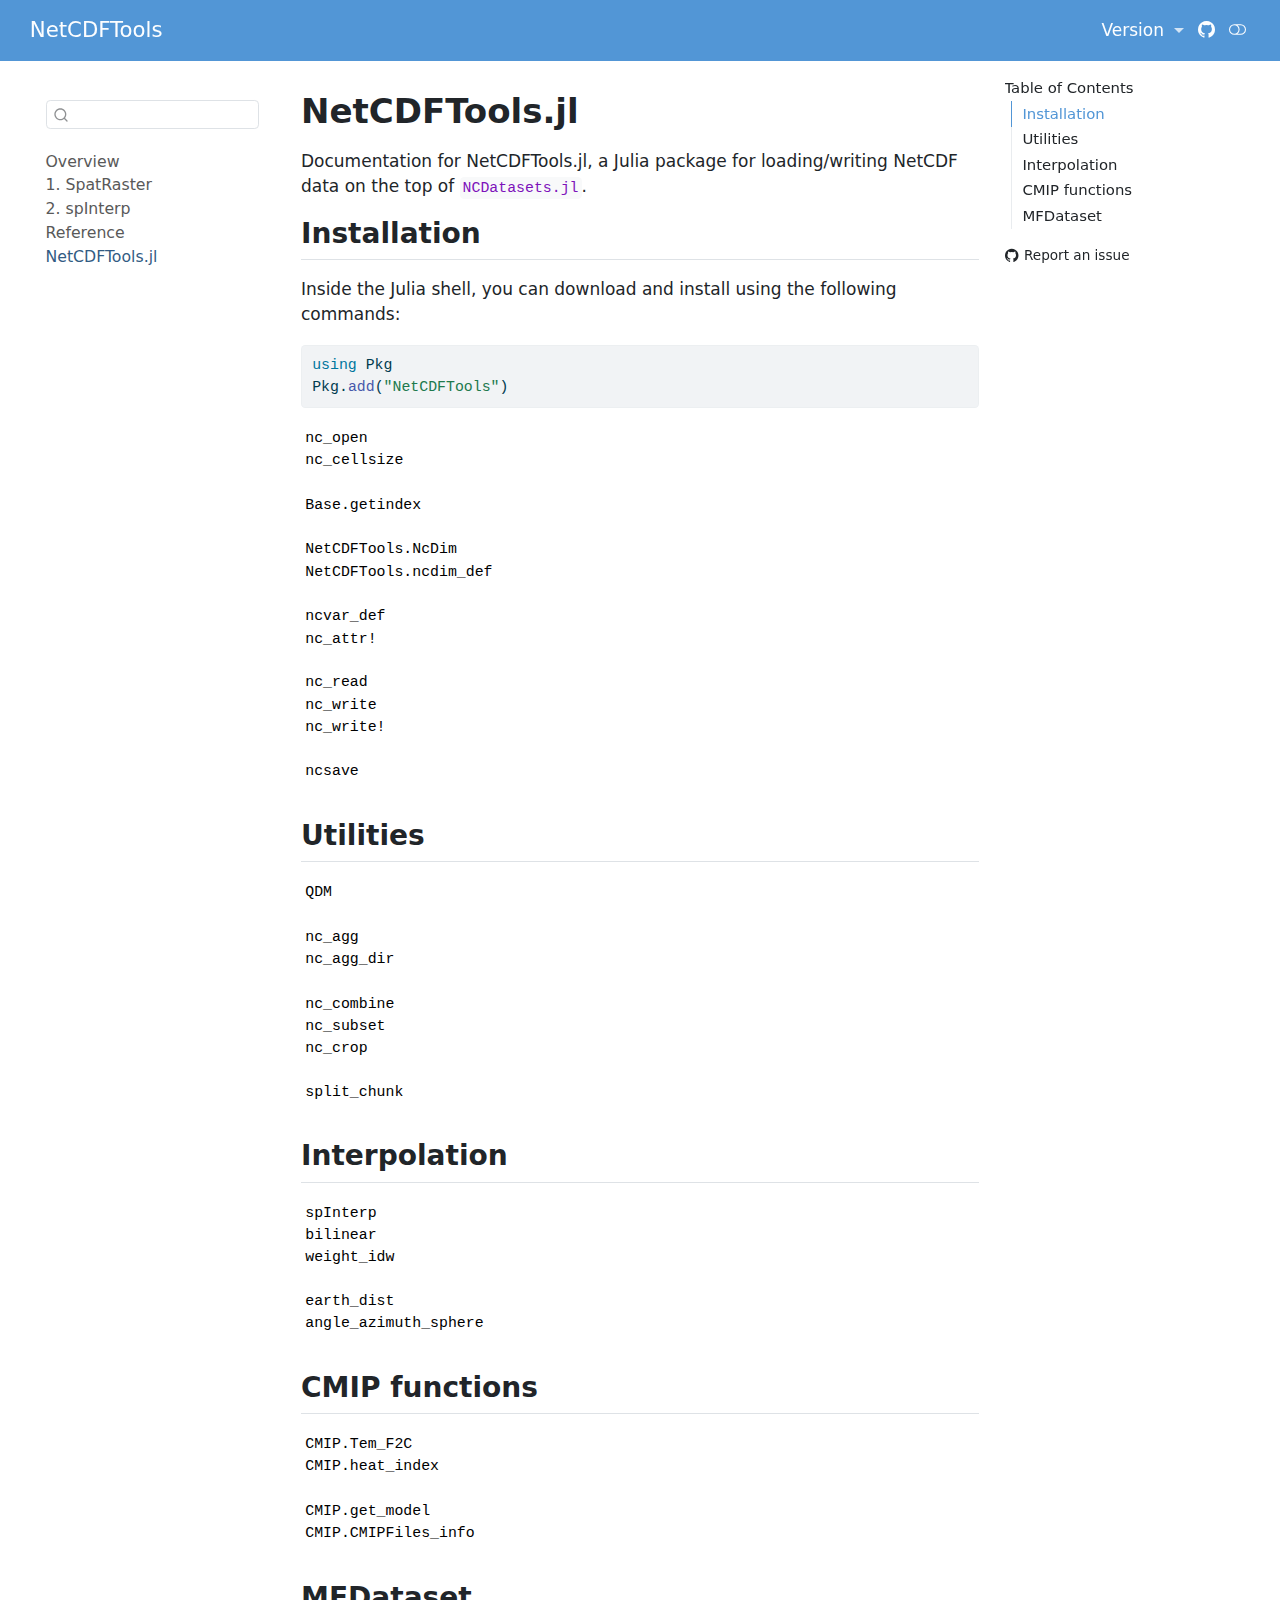
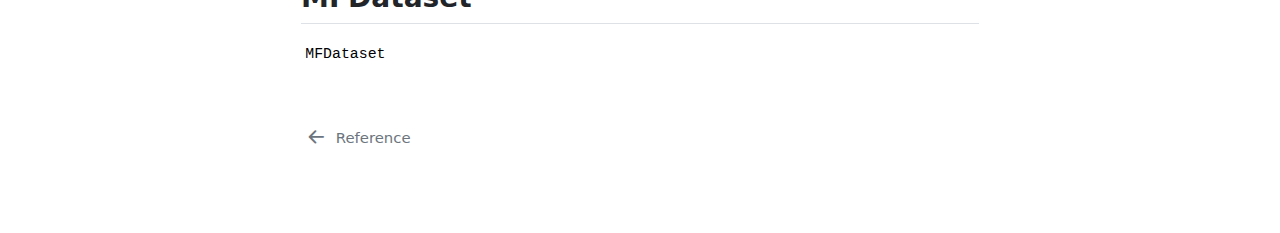
<file: dev/Reference.html>
<!DOCTYPE html>
<html xmlns="http://www.w3.org/1999/xhtml" lang="en" xml:lang="en"><head>

<meta charset="utf-8">
<meta name="generator" content="quarto-1.7.32">

<meta name="viewport" content="width=device-width, initial-scale=1.0, user-scalable=yes">


<title>NetCDFTools.jl – NetCDFTools</title>
<style>
code{white-space: pre-wrap;}
span.smallcaps{font-variant: small-caps;}
div.columns{display: flex; gap: min(4vw, 1.5em);}
div.column{flex: auto; overflow-x: auto;}
div.hanging-indent{margin-left: 1.5em; text-indent: -1.5em;}
ul.task-list{list-style: none;}
ul.task-list li input[type="checkbox"] {
  width: 0.8em;
  margin: 0 0.8em 0.2em -1em; /* quarto-specific, see https://github.com/quarto-dev/quarto-cli/issues/4556 */ 
  vertical-align: middle;
}
/* CSS for syntax highlighting */
html { -webkit-text-size-adjust: 100%; }
pre > code.sourceCode { white-space: pre; position: relative; }
pre > code.sourceCode > span { display: inline-block; line-height: 1.25; }
pre > code.sourceCode > span:empty { height: 1.2em; }
.sourceCode { overflow: visible; }
code.sourceCode > span { color: inherit; text-decoration: inherit; }
div.sourceCode { margin: 1em 0; }
pre.sourceCode { margin: 0; }
@media screen {
div.sourceCode { overflow: auto; }
}
@media print {
pre > code.sourceCode { white-space: pre-wrap; }
pre > code.sourceCode > span { text-indent: -5em; padding-left: 5em; }
}
pre.numberSource code
  { counter-reset: source-line 0; }
pre.numberSource code > span
  { position: relative; left: -4em; counter-increment: source-line; }
pre.numberSource code > span > a:first-child::before
  { content: counter(source-line);
    position: relative; left: -1em; text-align: right; vertical-align: baseline;
    border: none; display: inline-block;
    -webkit-touch-callout: none; -webkit-user-select: none;
    -khtml-user-select: none; -moz-user-select: none;
    -ms-user-select: none; user-select: none;
    padding: 0 4px; width: 4em;
  }
pre.numberSource { margin-left: 3em;  padding-left: 4px; }
div.sourceCode
  {   }
@media screen {
pre > code.sourceCode > span > a:first-child::before { text-decoration: underline; }
}
</style>


<script src="site_libs/quarto-nav/quarto-nav.js"></script>
<script src="site_libs/quarto-nav/headroom.min.js"></script>
<script src="site_libs/clipboard/clipboard.min.js"></script>
<script src="site_libs/quarto-search/autocomplete.umd.js"></script>
<script src="site_libs/quarto-search/fuse.min.js"></script>
<script src="site_libs/quarto-search/quarto-search.js"></script>
<meta name="quarto:offset" content="./">
<link href="./api/z-index.html" rel="prev">
<script src="site_libs/quarto-html/quarto.js" type="module"></script>
<script src="site_libs/quarto-html/tabsets/tabsets.js" type="module"></script>
<script src="site_libs/quarto-html/popper.min.js"></script>
<script src="site_libs/quarto-html/tippy.umd.min.js"></script>
<script src="site_libs/quarto-html/anchor.min.js"></script>
<link href="site_libs/quarto-html/tippy.css" rel="stylesheet">
<link href="site_libs/quarto-html/quarto-syntax-highlighting-37eea08aefeeee20ff55810ff984fec1.css" rel="stylesheet" class="quarto-color-scheme" id="quarto-text-highlighting-styles">
<link href="site_libs/quarto-html/quarto-syntax-highlighting-dark-2fef5ea3f8957b3e4ecc936fc74692ca.css" rel="stylesheet" class="quarto-color-scheme quarto-color-alternate" id="quarto-text-highlighting-styles">
<link href="site_libs/quarto-html/quarto-syntax-highlighting-37eea08aefeeee20ff55810ff984fec1.css" rel="stylesheet" class="quarto-color-scheme-extra" id="quarto-text-highlighting-styles">
<script src="site_libs/bootstrap/bootstrap.min.js"></script>
<link href="site_libs/bootstrap/bootstrap-icons.css" rel="stylesheet">
<link href="site_libs/bootstrap/bootstrap-e48d11066fe46049b8056d961f78ce1a.min.css" rel="stylesheet" append-hash="true" class="quarto-color-scheme" id="quarto-bootstrap" data-mode="light">
<link href="site_libs/bootstrap/bootstrap-dark-8baa932c728ac0b72af33d3ff6ac96e9.min.css" rel="stylesheet" append-hash="true" class="quarto-color-scheme quarto-color-alternate" id="quarto-bootstrap" data-mode="dark">
<link href="site_libs/bootstrap/bootstrap-e48d11066fe46049b8056d961f78ce1a.min.css" rel="stylesheet" append-hash="true" class="quarto-color-scheme-extra" id="quarto-bootstrap" data-mode="light">
<script id="quarto-search-options" type="application/json">{
  "location": "sidebar",
  "copy-button": false,
  "collapse-after": 3,
  "panel-placement": "start",
  "type": "textbox",
  "limit": 50,
  "keyboard-shortcut": [
    "f",
    "/",
    "s"
  ],
  "language": {
    "search-no-results-text": "No results",
    "search-matching-documents-text": "matching documents",
    "search-copy-link-title": "Copy link to search",
    "search-hide-matches-text": "Hide additional matches",
    "search-more-match-text": "more match in this document",
    "search-more-matches-text": "more matches in this document",
    "search-clear-button-title": "Clear",
    "search-text-placeholder": "",
    "search-detached-cancel-button-title": "Cancel",
    "search-submit-button-title": "Submit",
    "search-label": "Search"
  }
}</script>
<script>
// 
// The code below was originally written by the authors of Wflow.jl. Their 
// license is provided below. ChatGPT was used to iterately modify the code.
// 

// MIT License for Wflow.jl
//
// Copyright (c) 2020 Deltares and contributors
//
// Permission is hereby granted, free of charge, to any person obtaining a copy
// of this software and associated documentation files (the "Software"), to deal
// in the Software without restriction, including without limitation the rights
// to use, copy, modify, merge, publish, distribute, sublicense, and/or sell
// copies of the Software, and to permit persons to whom the Software is
// furnished to do so, subject to the following conditions:
//
// The above copyright notice and this permission notice shall be included in all
// copies or substantial portions of the Software.
//
// THE SOFTWARE IS PROVIDED "AS IS", WITHOUT WARRANTY OF ANY KIND, EXPRESS OR
// IMPLIED, INCLUDING BUT NOT LIMITED TO THE WARRANTIES OF MERCHANTABILITY,
// FITNESS FOR A PARTICULAR PURPOSE AND NONINFRINGEMENT. IN NO EVENT SHALL THE
// AUTHORS OR COPYRIGHT HOLDERS BE LIABLE FOR ANY CLAIM, DAMAGES OR OTHER
// LIABILITY, WHETHER IN AN ACTION OF CONTRACT, TORT OR OTHERWISE, ARISING FROM,
// OUT OF OR IN CONNECTION WITH THE SOFTWARE OR THE USE OR OTHER DEALINGS IN THE
// SOFTWARE.

window.onload = function () {
    const versionsUrl = 'https://raw.githubusercontent.com/jl-pkgs/NetCDFTools.jl/gh-pages/versions.js';

    // Fetch the versions.js file
    fetch(versionsUrl)
        .then(response => {
            if (!response.ok) {
                throw new Error(`Failed to fetch ${versionsUrl}: ${response.statusText}`);
            }
            return response.text();
        })
        .then(scriptContent => {
            // Use a regular expression to find the DOC_VERSIONS array
            const regex = /var DOC_VERSIONS = (\[.*?\]);/s;
            const match = scriptContent.match(regex);

            if (match && match[1]) {
                // Remove trailing commas if they exist and fix the array syntax for JSON
                let arrayString = match[1].trim();

                // Remove any trailing comma before closing bracket
                arrayString = arrayString.replace(/,\s*([\]}])/g, '$1');

                // Parse the cleaned array string
                try {
                    const DOC_VERSIONS = JSON.parse(arrayString);

                    console.log('DOC_VERSIONS loaded:', DOC_VERSIONS);

                    // Process DOC_VERSIONS as usual
                    const dropdown = document.querySelector('#nav-menu-version')?.nextElementSibling;
                    if (!dropdown) {
                        console.error('Dropdown element not found!');
                        return;
                    }

                    dropdown.innerHTML = ''; // Clear existing items
                    DOC_VERSIONS.forEach(version => {
                        const li = document.createElement('li');
                        const a = document.createElement('a');
                        a.className = 'dropdown-item';
                        a.href = `/NetCDFTools.jl/${version}/index.html`;

                        // Wrap version text in a <code> element
                        const code = document.createElement('code');
                        code.textContent = version;

                        // Add <code> to <a>
                        a.appendChild(code);

                        li.appendChild(a); // Add <a> to <li>
                        dropdown.appendChild(li); // Add <li> to the dropdown
                    });

                    console.log('Dropdown populated:', dropdown);

                } catch (error) {
                    console.error('Error parsing DOC_VERSIONS:', error);
                }
            } else {
                console.error('DOC_VERSIONS not found in script.');
            }
        })
        .catch(error => {
            console.error('Error fetching versions.js:', error);
        });
};
</script>


<link rel="stylesheet" href="_static/style.css">
<meta property="og:title" content="NetCDFTools.jl – NetCDFTools">
<meta property="og:description" content="">
<meta property="og:site_name" content="NetCDFTools">
<meta name="twitter:title" content="NetCDFTools.jl – NetCDFTools">
<meta name="twitter:description" content="">
<meta name="twitter:card" content="summary">
</head>

<body class="nav-sidebar floating nav-fixed quarto-light"><script id="quarto-html-before-body" type="application/javascript">
    const toggleBodyColorMode = (bsSheetEl) => {
      const mode = bsSheetEl.getAttribute("data-mode");
      const bodyEl = window.document.querySelector("body");
      if (mode === "dark") {
        bodyEl.classList.add("quarto-dark");
        bodyEl.classList.remove("quarto-light");
      } else {
        bodyEl.classList.add("quarto-light");
        bodyEl.classList.remove("quarto-dark");
      }
    }
    const toggleBodyColorPrimary = () => {
      const bsSheetEl = window.document.querySelector("link#quarto-bootstrap:not([rel=disabled-stylesheet])");
      if (bsSheetEl) {
        toggleBodyColorMode(bsSheetEl);
      }
    }
    const setColorSchemeToggle = (alternate) => {
      const toggles = window.document.querySelectorAll('.quarto-color-scheme-toggle');
      for (let i=0; i < toggles.length; i++) {
        const toggle = toggles[i];
        if (toggle) {
          if (alternate) {
            toggle.classList.add("alternate");
          } else {
            toggle.classList.remove("alternate");
          }
        }
      }
    };
    const toggleColorMode = (alternate) => {
      // Switch the stylesheets
      const primaryStylesheets = window.document.querySelectorAll('link.quarto-color-scheme:not(.quarto-color-alternate)');
      const alternateStylesheets = window.document.querySelectorAll('link.quarto-color-scheme.quarto-color-alternate');
      manageTransitions('#quarto-margin-sidebar .nav-link', false);
      if (alternate) {
        // note: dark is layered on light, we don't disable primary!
        enableStylesheet(alternateStylesheets);
        for (const sheetNode of alternateStylesheets) {
          if (sheetNode.id === "quarto-bootstrap") {
            toggleBodyColorMode(sheetNode);
          }
        }
      } else {
        disableStylesheet(alternateStylesheets);
        enableStylesheet(primaryStylesheets)
        toggleBodyColorPrimary();
      }
      manageTransitions('#quarto-margin-sidebar .nav-link', true);
      // Switch the toggles
      setColorSchemeToggle(alternate)
      // Hack to workaround the fact that safari doesn't
      // properly recolor the scrollbar when toggling (#1455)
      if (navigator.userAgent.indexOf('Safari') > 0 && navigator.userAgent.indexOf('Chrome') == -1) {
        manageTransitions("body", false);
        window.scrollTo(0, 1);
        setTimeout(() => {
          window.scrollTo(0, 0);
          manageTransitions("body", true);
        }, 40);
      }
    }
    const disableStylesheet = (stylesheets) => {
      for (let i=0; i < stylesheets.length; i++) {
        const stylesheet = stylesheets[i];
        stylesheet.rel = 'disabled-stylesheet';
      }
    }
    const enableStylesheet = (stylesheets) => {
      for (let i=0; i < stylesheets.length; i++) {
        const stylesheet = stylesheets[i];
        if(stylesheet.rel !== 'stylesheet') { // for Chrome, which will still FOUC without this check
          stylesheet.rel = 'stylesheet';
        }
      }
    }
    const manageTransitions = (selector, allowTransitions) => {
      const els = window.document.querySelectorAll(selector);
      for (let i=0; i < els.length; i++) {
        const el = els[i];
        if (allowTransitions) {
          el.classList.remove('notransition');
        } else {
          el.classList.add('notransition');
        }
      }
    }
    const isFileUrl = () => {
      return window.location.protocol === 'file:';
    }
    const hasAlternateSentinel = () => {
      let styleSentinel = getColorSchemeSentinel();
      if (styleSentinel !== null) {
        return styleSentinel === "alternate";
      } else {
        return false;
      }
    }
    const setStyleSentinel = (alternate) => {
      const value = alternate ? "alternate" : "default";
      if (!isFileUrl()) {
        window.localStorage.setItem("quarto-color-scheme", value);
      } else {
        localAlternateSentinel = value;
      }
    }
    const getColorSchemeSentinel = () => {
      if (!isFileUrl()) {
        const storageValue = window.localStorage.getItem("quarto-color-scheme");
        return storageValue != null ? storageValue : localAlternateSentinel;
      } else {
        return localAlternateSentinel;
      }
    }
    const toggleGiscusIfUsed = (isAlternate, darkModeDefault) => {
      const baseTheme = document.querySelector('#giscus-base-theme')?.value ?? 'light';
      const alternateTheme = document.querySelector('#giscus-alt-theme')?.value ?? 'dark';
      let newTheme = '';
      if(authorPrefersDark) {
        newTheme = isAlternate ? baseTheme : alternateTheme;
      } else {
        newTheme = isAlternate ? alternateTheme : baseTheme;
      }
      const changeGiscusTheme = () => {
        // From: https://github.com/giscus/giscus/issues/336
        const sendMessage = (message) => {
          const iframe = document.querySelector('iframe.giscus-frame');
          if (!iframe) return;
          iframe.contentWindow.postMessage({ giscus: message }, 'https://giscus.app');
        }
        sendMessage({
          setConfig: {
            theme: newTheme
          }
        });
      }
      const isGiscussLoaded = window.document.querySelector('iframe.giscus-frame') !== null;
      if (isGiscussLoaded) {
        changeGiscusTheme();
      }
    };
    const authorPrefersDark = false;
    const darkModeDefault = authorPrefersDark;
      document.querySelector('link#quarto-text-highlighting-styles.quarto-color-scheme-extra').rel = 'disabled-stylesheet';
      document.querySelector('link#quarto-bootstrap.quarto-color-scheme-extra').rel = 'disabled-stylesheet';
    let localAlternateSentinel = darkModeDefault ? 'alternate' : 'default';
    // Dark / light mode switch
    window.quartoToggleColorScheme = () => {
      // Read the current dark / light value
      let toAlternate = !hasAlternateSentinel();
      toggleColorMode(toAlternate);
      setStyleSentinel(toAlternate);
      toggleGiscusIfUsed(toAlternate, darkModeDefault);
      window.dispatchEvent(new Event('resize'));
    };
    // Switch to dark mode if need be
    if (hasAlternateSentinel()) {
      toggleColorMode(true);
    } else {
      toggleColorMode(false);
    }
  </script>

<div id="quarto-search-results"></div>
  <header id="quarto-header" class="headroom fixed-top">
    <nav class="navbar navbar-expand-lg " data-bs-theme="dark">
      <div class="navbar-container container-fluid">
      <div class="navbar-brand-container mx-auto">
    <a class="navbar-brand" href="./index.html">
    <span class="navbar-title">NetCDFTools</span>
    </a>
  </div>
          <button class="navbar-toggler" type="button" data-bs-toggle="collapse" data-bs-target="#navbarCollapse" aria-controls="navbarCollapse" role="menu" aria-expanded="false" aria-label="Toggle navigation" onclick="if (window.quartoToggleHeadroom) { window.quartoToggleHeadroom(); }">
  <span class="navbar-toggler-icon"></span>
</button>
          <div class="collapse navbar-collapse" id="navbarCollapse">
            <ul class="navbar-nav navbar-nav-scroll ms-auto">
  <li class="nav-item dropdown ">
    <a class="nav-link dropdown-toggle" href="#" id="nav-menu-version" role="link" data-bs-toggle="dropdown" aria-expanded="false">
 <span class="menu-text">Version</span>
    </a>
    <ul class="dropdown-menu dropdown-menu-end" aria-labelledby="nav-menu-version">    
        <li class="dropdown-header">dev</li>
    </ul>
  </li>
</ul>
          </div> <!-- /navcollapse -->
            <div class="quarto-navbar-tools">
    <a href="https://github.com/jl-pkgs/NetCDFTools.jl" title="Source Code" class="quarto-navigation-tool px-1" aria-label="Source Code"><i class="bi bi-github"></i></a>
  <a href="" class="quarto-color-scheme-toggle quarto-navigation-tool  px-1" onclick="window.quartoToggleColorScheme(); return false;" title="Toggle dark mode"><i class="bi"></i></a>
</div>
      </div> <!-- /container-fluid -->
    </nav>
  <nav class="quarto-secondary-nav">
    <div class="container-fluid d-flex">
      <button type="button" class="quarto-btn-toggle btn" data-bs-toggle="collapse" role="button" data-bs-target=".quarto-sidebar-collapse-item" aria-controls="quarto-sidebar" aria-expanded="false" aria-label="Toggle sidebar navigation" onclick="if (window.quartoToggleHeadroom) { window.quartoToggleHeadroom(); }">
        <i class="bi bi-layout-text-sidebar-reverse"></i>
      </button>
        <nav class="quarto-page-breadcrumbs" aria-label="breadcrumb"><ol class="breadcrumb"><li class="breadcrumb-item"><a href="./Reference.html"><span class="chapter-title">NetCDFTools.jl</span></a></li></ol></nav>
        <a class="flex-grow-1" role="navigation" data-bs-toggle="collapse" data-bs-target=".quarto-sidebar-collapse-item" aria-controls="quarto-sidebar" aria-expanded="false" aria-label="Toggle sidebar navigation" onclick="if (window.quartoToggleHeadroom) { window.quartoToggleHeadroom(); }">      
        </a>
      <button type="button" class="btn quarto-search-button" aria-label="Search" onclick="window.quartoOpenSearch();">
        <i class="bi bi-search"></i>
      </button>
    </div>
  </nav>
</header>
<!-- content -->
<div id="quarto-content" class="quarto-container page-columns page-rows-contents page-layout-article page-navbar">
<!-- sidebar -->
  <nav id="quarto-sidebar" class="sidebar collapse collapse-horizontal quarto-sidebar-collapse-item sidebar-navigation floating overflow-auto">
        <div class="mt-2 flex-shrink-0 align-items-center">
        <div class="sidebar-search">
        <div id="quarto-search" class="" title="Search"></div>
        </div>
        </div>
    <div class="sidebar-menu-container"> 
    <ul class="list-unstyled mt-1">
        <li class="sidebar-item">
  <div class="sidebar-item-container"> 
  <a href="./index.html" class="sidebar-item-text sidebar-link"><span class="chapter-title">Overview</span></a>
  </div>
</li>
        <li class="sidebar-item">
  <div class="sidebar-item-container"> 
  <a href="./api/1-SpatRaster.html" class="sidebar-item-text sidebar-link"><span class="chapter-title">1. SpatRaster</span></a>
  </div>
</li>
        <li class="sidebar-item">
  <div class="sidebar-item-container"> 
  <a href="./api/2-spInterp.html" class="sidebar-item-text sidebar-link"><span class="chapter-title">2. spInterp</span></a>
  </div>
</li>
        <li class="sidebar-item">
  <div class="sidebar-item-container"> 
  <a href="./api/z-index.html" class="sidebar-item-text sidebar-link"><span class="chapter-title">Reference</span></a>
  </div>
</li>
        <li class="sidebar-item">
  <div class="sidebar-item-container"> 
  <a href="./Reference.html" class="sidebar-item-text sidebar-link active"><span class="chapter-title">NetCDFTools.jl</span></a>
  </div>
</li>
    </ul>
    </div>
</nav>
<div id="quarto-sidebar-glass" class="quarto-sidebar-collapse-item" data-bs-toggle="collapse" data-bs-target=".quarto-sidebar-collapse-item"></div>
<!-- margin-sidebar -->
    <div id="quarto-margin-sidebar" class="sidebar margin-sidebar">
        <nav id="TOC" role="doc-toc" class="toc-active">
    <h2 id="toc-title">Table of Contents</h2>
   
  <ul>
  <li><a href="#installation" id="toc-installation" class="nav-link active" data-scroll-target="#installation">Installation</a></li>
  <li><a href="#utilities" id="toc-utilities" class="nav-link" data-scroll-target="#utilities">Utilities</a></li>
  <li><a href="#interpolation" id="toc-interpolation" class="nav-link" data-scroll-target="#interpolation">Interpolation</a></li>
  <li><a href="#cmip-functions" id="toc-cmip-functions" class="nav-link" data-scroll-target="#cmip-functions">CMIP functions</a></li>
  <li><a href="#mfdataset" id="toc-mfdataset" class="nav-link" data-scroll-target="#mfdataset">MFDataset</a></li>
  </ul>
<div class="toc-actions"><ul><li><a href="https://github.com/jl-pkgs/NetCDFTools.jl/issues/new" class="toc-action"><i class="bi bi-github"></i>Report an issue</a></li></ul></div></nav>
    </div>
<!-- main -->
<main class="content" id="quarto-document-content">


<header id="title-block-header" class="quarto-title-block default">
<div class="quarto-title">
<h1 class="title"><span class="chapter-title">NetCDFTools.jl</span></h1>
</div>



<div class="quarto-title-meta">

    
  
    
  </div>
  


</header>


<p>Documentation for NetCDFTools.jl, a Julia package for loading/writing NetCDF data on the top of <code>NCDatasets.jl</code>.</p>
<section id="installation" class="level2">
<h2 class="anchored" data-anchor-id="installation">Installation</h2>
<p>Inside the Julia shell, you can download and install using the following commands:</p>
<div class="sourceCode" id="cb1"><pre class="sourceCode julia code-with-copy"><code class="sourceCode julia"><span id="cb1-1"><a href="#cb1-1" aria-hidden="true" tabindex="-1"></a><span class="im">using</span> <span class="bu">Pkg</span></span>
<span id="cb1-2"><a href="#cb1-2" aria-hidden="true" tabindex="-1"></a><span class="bu">Pkg</span>.<span class="fu">add</span>(<span class="st">"NetCDFTools"</span>)</span></code><button title="Copy to Clipboard" class="code-copy-button"><i class="bi"></i></button></pre></div>
<pre class="@docs"><code>nc_open
nc_cellsize

Base.getindex

NetCDFTools.NcDim
NetCDFTools.ncdim_def

ncvar_def
nc_attr!</code></pre>
<pre class="@docs"><code>nc_read
nc_write
nc_write!

ncsave</code></pre>
</section>
<section id="utilities" class="level2">
<h2 class="anchored" data-anchor-id="utilities">Utilities</h2>
<pre class="@docs"><code>QDM

nc_agg 
nc_agg_dir

nc_combine
nc_subset
nc_crop</code></pre>
<pre class="@docs"><code>split_chunk</code></pre>
</section>
<section id="interpolation" class="level2">
<h2 class="anchored" data-anchor-id="interpolation">Interpolation</h2>
<pre class="@docs"><code>spInterp
bilinear
weight_idw</code></pre>
<pre class="@docs"><code>earth_dist
angle_azimuth_sphere</code></pre>
</section>
<section id="cmip-functions" class="level2">
<h2 class="anchored" data-anchor-id="cmip-functions">CMIP functions</h2>
<pre class="@docs"><code>CMIP.Tem_F2C
CMIP.heat_index

CMIP.get_model
CMIP.CMIPFiles_info</code></pre>
</section>
<section id="mfdataset" class="level2">
<h2 class="anchored" data-anchor-id="mfdataset">MFDataset</h2>
<pre class="@docs"><code>MFDataset</code></pre>


</section>

</main> <!-- /main -->
<script id="quarto-html-after-body" type="application/javascript">
  window.document.addEventListener("DOMContentLoaded", function (event) {
    // Ensure there is a toggle, if there isn't float one in the top right
    if (window.document.querySelector('.quarto-color-scheme-toggle') === null) {
      const a = window.document.createElement('a');
      a.classList.add('top-right');
      a.classList.add('quarto-color-scheme-toggle');
      a.href = "";
      a.onclick = function() { try { window.quartoToggleColorScheme(); } catch {} return false; };
      const i = window.document.createElement("i");
      i.classList.add('bi');
      a.appendChild(i);
      window.document.body.appendChild(a);
    }
    setColorSchemeToggle(hasAlternateSentinel())
    const icon = "";
    const anchorJS = new window.AnchorJS();
    anchorJS.options = {
      placement: 'right',
      icon: icon
    };
    anchorJS.add('.anchored');
    const isCodeAnnotation = (el) => {
      for (const clz of el.classList) {
        if (clz.startsWith('code-annotation-')) {                     
          return true;
        }
      }
      return false;
    }
    const onCopySuccess = function(e) {
      // button target
      const button = e.trigger;
      // don't keep focus
      button.blur();
      // flash "checked"
      button.classList.add('code-copy-button-checked');
      var currentTitle = button.getAttribute("title");
      button.setAttribute("title", "Copied!");
      let tooltip;
      if (window.bootstrap) {
        button.setAttribute("data-bs-toggle", "tooltip");
        button.setAttribute("data-bs-placement", "left");
        button.setAttribute("data-bs-title", "Copied!");
        tooltip = new bootstrap.Tooltip(button, 
          { trigger: "manual", 
            customClass: "code-copy-button-tooltip",
            offset: [0, -8]});
        tooltip.show();    
      }
      setTimeout(function() {
        if (tooltip) {
          tooltip.hide();
          button.removeAttribute("data-bs-title");
          button.removeAttribute("data-bs-toggle");
          button.removeAttribute("data-bs-placement");
        }
        button.setAttribute("title", currentTitle);
        button.classList.remove('code-copy-button-checked');
      }, 1000);
      // clear code selection
      e.clearSelection();
    }
    const getTextToCopy = function(trigger) {
        const codeEl = trigger.previousElementSibling.cloneNode(true);
        for (const childEl of codeEl.children) {
          if (isCodeAnnotation(childEl)) {
            childEl.remove();
          }
        }
        return codeEl.innerText;
    }
    const clipboard = new window.ClipboardJS('.code-copy-button:not([data-in-quarto-modal])', {
      text: getTextToCopy
    });
    clipboard.on('success', onCopySuccess);
    if (window.document.getElementById('quarto-embedded-source-code-modal')) {
      const clipboardModal = new window.ClipboardJS('.code-copy-button[data-in-quarto-modal]', {
        text: getTextToCopy,
        container: window.document.getElementById('quarto-embedded-source-code-modal')
      });
      clipboardModal.on('success', onCopySuccess);
    }
      var localhostRegex = new RegExp(/^(?:http|https):\/\/localhost\:?[0-9]*\//);
      var mailtoRegex = new RegExp(/^mailto:/);
        var filterRegex = new RegExp('/' + window.location.host + '/');
      var isInternal = (href) => {
          return filterRegex.test(href) || localhostRegex.test(href) || mailtoRegex.test(href);
      }
      // Inspect non-navigation links and adorn them if external
     var links = window.document.querySelectorAll('a[href]:not(.nav-link):not(.navbar-brand):not(.toc-action):not(.sidebar-link):not(.sidebar-item-toggle):not(.pagination-link):not(.no-external):not([aria-hidden]):not(.dropdown-item):not(.quarto-navigation-tool):not(.about-link)');
      for (var i=0; i<links.length; i++) {
        const link = links[i];
        if (!isInternal(link.href)) {
          // undo the damage that might have been done by quarto-nav.js in the case of
          // links that we want to consider external
          if (link.dataset.originalHref !== undefined) {
            link.href = link.dataset.originalHref;
          }
        }
      }
    function tippyHover(el, contentFn, onTriggerFn, onUntriggerFn) {
      const config = {
        allowHTML: true,
        maxWidth: 500,
        delay: 100,
        arrow: false,
        appendTo: function(el) {
            return el.parentElement;
        },
        interactive: true,
        interactiveBorder: 10,
        theme: 'quarto',
        placement: 'bottom-start',
      };
      if (contentFn) {
        config.content = contentFn;
      }
      if (onTriggerFn) {
        config.onTrigger = onTriggerFn;
      }
      if (onUntriggerFn) {
        config.onUntrigger = onUntriggerFn;
      }
      window.tippy(el, config); 
    }
    const noterefs = window.document.querySelectorAll('a[role="doc-noteref"]');
    for (var i=0; i<noterefs.length; i++) {
      const ref = noterefs[i];
      tippyHover(ref, function() {
        // use id or data attribute instead here
        let href = ref.getAttribute('data-footnote-href') || ref.getAttribute('href');
        try { href = new URL(href).hash; } catch {}
        const id = href.replace(/^#\/?/, "");
        const note = window.document.getElementById(id);
        if (note) {
          return note.innerHTML;
        } else {
          return "";
        }
      });
    }
    const xrefs = window.document.querySelectorAll('a.quarto-xref');
    const processXRef = (id, note) => {
      // Strip column container classes
      const stripColumnClz = (el) => {
        el.classList.remove("page-full", "page-columns");
        if (el.children) {
          for (const child of el.children) {
            stripColumnClz(child);
          }
        }
      }
      stripColumnClz(note)
      if (id === null || id.startsWith('sec-')) {
        // Special case sections, only their first couple elements
        const container = document.createElement("div");
        if (note.children && note.children.length > 2) {
          container.appendChild(note.children[0].cloneNode(true));
          for (let i = 1; i < note.children.length; i++) {
            const child = note.children[i];
            if (child.tagName === "P" && child.innerText === "") {
              continue;
            } else {
              container.appendChild(child.cloneNode(true));
              break;
            }
          }
          if (window.Quarto?.typesetMath) {
            window.Quarto.typesetMath(container);
          }
          return container.innerHTML
        } else {
          if (window.Quarto?.typesetMath) {
            window.Quarto.typesetMath(note);
          }
          return note.innerHTML;
        }
      } else {
        // Remove any anchor links if they are present
        const anchorLink = note.querySelector('a.anchorjs-link');
        if (anchorLink) {
          anchorLink.remove();
        }
        if (window.Quarto?.typesetMath) {
          window.Quarto.typesetMath(note);
        }
        if (note.classList.contains("callout")) {
          return note.outerHTML;
        } else {
          return note.innerHTML;
        }
      }
    }
    for (var i=0; i<xrefs.length; i++) {
      const xref = xrefs[i];
      tippyHover(xref, undefined, function(instance) {
        instance.disable();
        let url = xref.getAttribute('href');
        let hash = undefined; 
        if (url.startsWith('#')) {
          hash = url;
        } else {
          try { hash = new URL(url).hash; } catch {}
        }
        if (hash) {
          const id = hash.replace(/^#\/?/, "");
          const note = window.document.getElementById(id);
          if (note !== null) {
            try {
              const html = processXRef(id, note.cloneNode(true));
              instance.setContent(html);
            } finally {
              instance.enable();
              instance.show();
            }
          } else {
            // See if we can fetch this
            fetch(url.split('#')[0])
            .then(res => res.text())
            .then(html => {
              const parser = new DOMParser();
              const htmlDoc = parser.parseFromString(html, "text/html");
              const note = htmlDoc.getElementById(id);
              if (note !== null) {
                const html = processXRef(id, note);
                instance.setContent(html);
              } 
            }).finally(() => {
              instance.enable();
              instance.show();
            });
          }
        } else {
          // See if we can fetch a full url (with no hash to target)
          // This is a special case and we should probably do some content thinning / targeting
          fetch(url)
          .then(res => res.text())
          .then(html => {
            const parser = new DOMParser();
            const htmlDoc = parser.parseFromString(html, "text/html");
            const note = htmlDoc.querySelector('main.content');
            if (note !== null) {
              // This should only happen for chapter cross references
              // (since there is no id in the URL)
              // remove the first header
              if (note.children.length > 0 && note.children[0].tagName === "HEADER") {
                note.children[0].remove();
              }
              const html = processXRef(null, note);
              instance.setContent(html);
            } 
          }).finally(() => {
            instance.enable();
            instance.show();
          });
        }
      }, function(instance) {
      });
    }
        let selectedAnnoteEl;
        const selectorForAnnotation = ( cell, annotation) => {
          let cellAttr = 'data-code-cell="' + cell + '"';
          let lineAttr = 'data-code-annotation="' +  annotation + '"';
          const selector = 'span[' + cellAttr + '][' + lineAttr + ']';
          return selector;
        }
        const selectCodeLines = (annoteEl) => {
          const doc = window.document;
          const targetCell = annoteEl.getAttribute("data-target-cell");
          const targetAnnotation = annoteEl.getAttribute("data-target-annotation");
          const annoteSpan = window.document.querySelector(selectorForAnnotation(targetCell, targetAnnotation));
          const lines = annoteSpan.getAttribute("data-code-lines").split(",");
          const lineIds = lines.map((line) => {
            return targetCell + "-" + line;
          })
          let top = null;
          let height = null;
          let parent = null;
          if (lineIds.length > 0) {
              //compute the position of the single el (top and bottom and make a div)
              const el = window.document.getElementById(lineIds[0]);
              top = el.offsetTop;
              height = el.offsetHeight;
              parent = el.parentElement.parentElement;
            if (lineIds.length > 1) {
              const lastEl = window.document.getElementById(lineIds[lineIds.length - 1]);
              const bottom = lastEl.offsetTop + lastEl.offsetHeight;
              height = bottom - top;
            }
            if (top !== null && height !== null && parent !== null) {
              // cook up a div (if necessary) and position it 
              let div = window.document.getElementById("code-annotation-line-highlight");
              if (div === null) {
                div = window.document.createElement("div");
                div.setAttribute("id", "code-annotation-line-highlight");
                div.style.position = 'absolute';
                parent.appendChild(div);
              }
              div.style.top = top - 2 + "px";
              div.style.height = height + 4 + "px";
              div.style.left = 0;
              let gutterDiv = window.document.getElementById("code-annotation-line-highlight-gutter");
              if (gutterDiv === null) {
                gutterDiv = window.document.createElement("div");
                gutterDiv.setAttribute("id", "code-annotation-line-highlight-gutter");
                gutterDiv.style.position = 'absolute';
                const codeCell = window.document.getElementById(targetCell);
                const gutter = codeCell.querySelector('.code-annotation-gutter');
                gutter.appendChild(gutterDiv);
              }
              gutterDiv.style.top = top - 2 + "px";
              gutterDiv.style.height = height + 4 + "px";
            }
            selectedAnnoteEl = annoteEl;
          }
        };
        const unselectCodeLines = () => {
          const elementsIds = ["code-annotation-line-highlight", "code-annotation-line-highlight-gutter"];
          elementsIds.forEach((elId) => {
            const div = window.document.getElementById(elId);
            if (div) {
              div.remove();
            }
          });
          selectedAnnoteEl = undefined;
        };
          // Handle positioning of the toggle
      window.addEventListener(
        "resize",
        throttle(() => {
          elRect = undefined;
          if (selectedAnnoteEl) {
            selectCodeLines(selectedAnnoteEl);
          }
        }, 10)
      );
      function throttle(fn, ms) {
      let throttle = false;
      let timer;
        return (...args) => {
          if(!throttle) { // first call gets through
              fn.apply(this, args);
              throttle = true;
          } else { // all the others get throttled
              if(timer) clearTimeout(timer); // cancel #2
              timer = setTimeout(() => {
                fn.apply(this, args);
                timer = throttle = false;
              }, ms);
          }
        };
      }
        // Attach click handler to the DT
        const annoteDls = window.document.querySelectorAll('dt[data-target-cell]');
        for (const annoteDlNode of annoteDls) {
          annoteDlNode.addEventListener('click', (event) => {
            const clickedEl = event.target;
            if (clickedEl !== selectedAnnoteEl) {
              unselectCodeLines();
              const activeEl = window.document.querySelector('dt[data-target-cell].code-annotation-active');
              if (activeEl) {
                activeEl.classList.remove('code-annotation-active');
              }
              selectCodeLines(clickedEl);
              clickedEl.classList.add('code-annotation-active');
            } else {
              // Unselect the line
              unselectCodeLines();
              clickedEl.classList.remove('code-annotation-active');
            }
          });
        }
    const findCites = (el) => {
      const parentEl = el.parentElement;
      if (parentEl) {
        const cites = parentEl.dataset.cites;
        if (cites) {
          return {
            el,
            cites: cites.split(' ')
          };
        } else {
          return findCites(el.parentElement)
        }
      } else {
        return undefined;
      }
    };
    var bibliorefs = window.document.querySelectorAll('a[role="doc-biblioref"]');
    for (var i=0; i<bibliorefs.length; i++) {
      const ref = bibliorefs[i];
      const citeInfo = findCites(ref);
      if (citeInfo) {
        tippyHover(citeInfo.el, function() {
          var popup = window.document.createElement('div');
          citeInfo.cites.forEach(function(cite) {
            var citeDiv = window.document.createElement('div');
            citeDiv.classList.add('hanging-indent');
            citeDiv.classList.add('csl-entry');
            var biblioDiv = window.document.getElementById('ref-' + cite);
            if (biblioDiv) {
              citeDiv.innerHTML = biblioDiv.innerHTML;
            }
            popup.appendChild(citeDiv);
          });
          return popup.innerHTML;
        });
      }
    }
  });
  </script>
<nav class="page-navigation">
  <div class="nav-page nav-page-previous">
      <a href="./api/z-index.html" class="pagination-link" aria-label="Reference">
        <i class="bi bi-arrow-left-short"></i> <span class="nav-page-text"><span class="chapter-title">Reference</span></span>
      </a>          
  </div>
  <div class="nav-page nav-page-next">
  </div>
</nav>
</div> <!-- /content -->




<footer class="footer"><div class="nav-footer"><div class="nav-footer-center"><div class="toc-actions d-sm-block d-md-none"><ul><li><a href="https://github.com/jl-pkgs/NetCDFTools.jl/issues/new" class="toc-action"><i class="bi bi-github"></i>Report an issue</a></li></ul></div></div></div></footer></body></html>
</file>
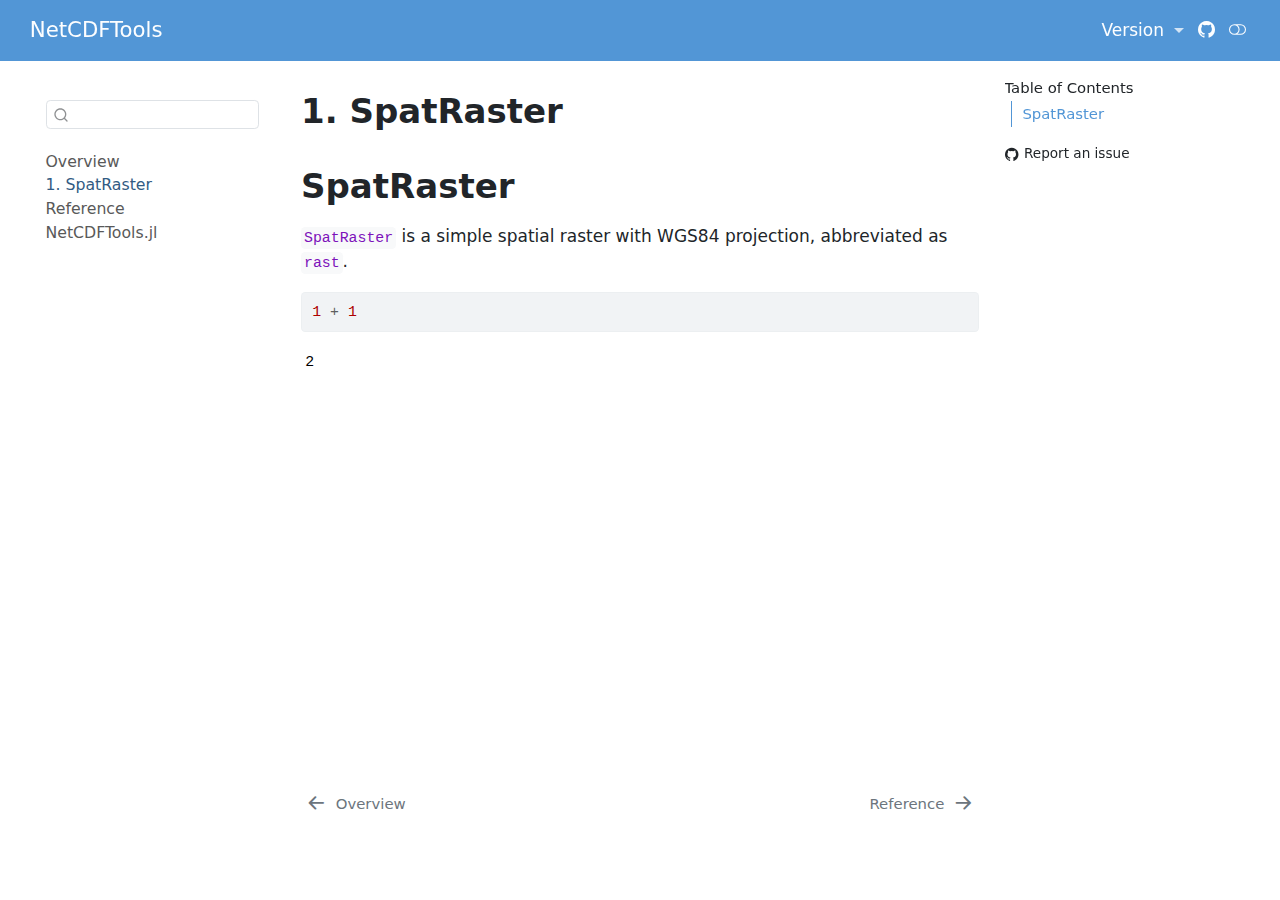
<file: dev/api/1-SpatRaster.html>
<!DOCTYPE html>
<html xmlns="http://www.w3.org/1999/xhtml" lang="en" xml:lang="en"><head>

<meta charset="utf-8">
<meta name="generator" content="quarto-1.7.32">

<meta name="viewport" content="width=device-width, initial-scale=1.0, user-scalable=yes">


<title>1. SpatRaster – NetCDFTools</title>
<style>
code{white-space: pre-wrap;}
span.smallcaps{font-variant: small-caps;}
div.columns{display: flex; gap: min(4vw, 1.5em);}
div.column{flex: auto; overflow-x: auto;}
div.hanging-indent{margin-left: 1.5em; text-indent: -1.5em;}
ul.task-list{list-style: none;}
ul.task-list li input[type="checkbox"] {
  width: 0.8em;
  margin: 0 0.8em 0.2em -1em; /* quarto-specific, see https://github.com/quarto-dev/quarto-cli/issues/4556 */ 
  vertical-align: middle;
}
/* CSS for syntax highlighting */
html { -webkit-text-size-adjust: 100%; }
pre > code.sourceCode { white-space: pre; position: relative; }
pre > code.sourceCode > span { display: inline-block; line-height: 1.25; }
pre > code.sourceCode > span:empty { height: 1.2em; }
.sourceCode { overflow: visible; }
code.sourceCode > span { color: inherit; text-decoration: inherit; }
div.sourceCode { margin: 1em 0; }
pre.sourceCode { margin: 0; }
@media screen {
div.sourceCode { overflow: auto; }
}
@media print {
pre > code.sourceCode { white-space: pre-wrap; }
pre > code.sourceCode > span { text-indent: -5em; padding-left: 5em; }
}
pre.numberSource code
  { counter-reset: source-line 0; }
pre.numberSource code > span
  { position: relative; left: -4em; counter-increment: source-line; }
pre.numberSource code > span > a:first-child::before
  { content: counter(source-line);
    position: relative; left: -1em; text-align: right; vertical-align: baseline;
    border: none; display: inline-block;
    -webkit-touch-callout: none; -webkit-user-select: none;
    -khtml-user-select: none; -moz-user-select: none;
    -ms-user-select: none; user-select: none;
    padding: 0 4px; width: 4em;
  }
pre.numberSource { margin-left: 3em;  padding-left: 4px; }
div.sourceCode
  {   }
@media screen {
pre > code.sourceCode > span > a:first-child::before { text-decoration: underline; }
}
</style>


<script src="../site_libs/quarto-nav/quarto-nav.js"></script>
<script src="../site_libs/quarto-nav/headroom.min.js"></script>
<script src="../site_libs/clipboard/clipboard.min.js"></script>
<script src="../site_libs/quarto-search/autocomplete.umd.js"></script>
<script src="../site_libs/quarto-search/fuse.min.js"></script>
<script src="../site_libs/quarto-search/quarto-search.js"></script>
<meta name="quarto:offset" content="../">
<link href="../api/z-index.html" rel="next">
<link href="../index.html" rel="prev">
<script src="../site_libs/quarto-html/quarto.js" type="module"></script>
<script src="../site_libs/quarto-html/tabsets/tabsets.js" type="module"></script>
<script src="../site_libs/quarto-html/popper.min.js"></script>
<script src="../site_libs/quarto-html/tippy.umd.min.js"></script>
<script src="../site_libs/quarto-html/anchor.min.js"></script>
<link href="../site_libs/quarto-html/tippy.css" rel="stylesheet">
<link href="../site_libs/quarto-html/quarto-syntax-highlighting-37eea08aefeeee20ff55810ff984fec1.css" rel="stylesheet" class="quarto-color-scheme" id="quarto-text-highlighting-styles">
<link href="../site_libs/quarto-html/quarto-syntax-highlighting-dark-2fef5ea3f8957b3e4ecc936fc74692ca.css" rel="stylesheet" class="quarto-color-scheme quarto-color-alternate" id="quarto-text-highlighting-styles">
<link href="../site_libs/quarto-html/quarto-syntax-highlighting-37eea08aefeeee20ff55810ff984fec1.css" rel="stylesheet" class="quarto-color-scheme-extra" id="quarto-text-highlighting-styles">
<script src="../site_libs/bootstrap/bootstrap.min.js"></script>
<link href="../site_libs/bootstrap/bootstrap-icons.css" rel="stylesheet">
<link href="../site_libs/bootstrap/bootstrap-bf4b7f2ebcb219ca684acbe691a18b7e.min.css" rel="stylesheet" append-hash="true" class="quarto-color-scheme" id="quarto-bootstrap" data-mode="light">
<link href="../site_libs/bootstrap/bootstrap-dark-3a3583175378ac0e40eba76531f50b08.min.css" rel="stylesheet" append-hash="true" class="quarto-color-scheme quarto-color-alternate" id="quarto-bootstrap" data-mode="dark">
<link href="../site_libs/bootstrap/bootstrap-bf4b7f2ebcb219ca684acbe691a18b7e.min.css" rel="stylesheet" append-hash="true" class="quarto-color-scheme-extra" id="quarto-bootstrap" data-mode="light">
<script id="quarto-search-options" type="application/json">{
  "location": "sidebar",
  "copy-button": false,
  "collapse-after": 3,
  "panel-placement": "start",
  "type": "textbox",
  "limit": 50,
  "keyboard-shortcut": [
    "f",
    "/",
    "s"
  ],
  "language": {
    "search-no-results-text": "No results",
    "search-matching-documents-text": "matching documents",
    "search-copy-link-title": "Copy link to search",
    "search-hide-matches-text": "Hide additional matches",
    "search-more-match-text": "more match in this document",
    "search-more-matches-text": "more matches in this document",
    "search-clear-button-title": "Clear",
    "search-text-placeholder": "",
    "search-detached-cancel-button-title": "Cancel",
    "search-submit-button-title": "Submit",
    "search-label": "Search"
  }
}</script>
<script>
// 
// The code below was originally written by the authors of Wflow.jl. Their 
// license is provided below. ChatGPT was used to iterately modify the code.
// 

// MIT License for Wflow.jl
//
// Copyright (c) 2020 Deltares and contributors
//
// Permission is hereby granted, free of charge, to any person obtaining a copy
// of this software and associated documentation files (the "Software"), to deal
// in the Software without restriction, including without limitation the rights
// to use, copy, modify, merge, publish, distribute, sublicense, and/or sell
// copies of the Software, and to permit persons to whom the Software is
// furnished to do so, subject to the following conditions:
//
// The above copyright notice and this permission notice shall be included in all
// copies or substantial portions of the Software.
//
// THE SOFTWARE IS PROVIDED "AS IS", WITHOUT WARRANTY OF ANY KIND, EXPRESS OR
// IMPLIED, INCLUDING BUT NOT LIMITED TO THE WARRANTIES OF MERCHANTABILITY,
// FITNESS FOR A PARTICULAR PURPOSE AND NONINFRINGEMENT. IN NO EVENT SHALL THE
// AUTHORS OR COPYRIGHT HOLDERS BE LIABLE FOR ANY CLAIM, DAMAGES OR OTHER
// LIABILITY, WHETHER IN AN ACTION OF CONTRACT, TORT OR OTHERWISE, ARISING FROM,
// OUT OF OR IN CONNECTION WITH THE SOFTWARE OR THE USE OR OTHER DEALINGS IN THE
// SOFTWARE.

window.onload = function () {
    const versionsUrl = 'https://raw.githubusercontent.com/jl-pkgs/NetCDFTools.jl/gh-pages/versions.js';

    // Fetch the versions.js file
    fetch(versionsUrl)
        .then(response => {
            if (!response.ok) {
                throw new Error(`Failed to fetch ${versionsUrl}: ${response.statusText}`);
            }
            return response.text();
        })
        .then(scriptContent => {
            // Use a regular expression to find the DOC_VERSIONS array
            const regex = /var DOC_VERSIONS = (\[.*?\]);/s;
            const match = scriptContent.match(regex);

            if (match && match[1]) {
                // Remove trailing commas if they exist and fix the array syntax for JSON
                let arrayString = match[1].trim();

                // Remove any trailing comma before closing bracket
                arrayString = arrayString.replace(/,\s*([\]}])/g, '$1');

                // Parse the cleaned array string
                try {
                    const DOC_VERSIONS = JSON.parse(arrayString);

                    console.log('DOC_VERSIONS loaded:', DOC_VERSIONS);

                    // Process DOC_VERSIONS as usual
                    const dropdown = document.querySelector('#nav-menu-version')?.nextElementSibling;
                    if (!dropdown) {
                        console.error('Dropdown element not found!');
                        return;
                    }

                    dropdown.innerHTML = ''; // Clear existing items
                    DOC_VERSIONS.forEach(version => {
                        const li = document.createElement('li');
                        const a = document.createElement('a');
                        a.className = 'dropdown-item';
                        a.href = `/NetCDFTools.jl/${version}/index.html`;

                        // Wrap version text in a <code> element
                        const code = document.createElement('code');
                        code.textContent = version;

                        // Add <code> to <a>
                        a.appendChild(code);

                        li.appendChild(a); // Add <a> to <li>
                        dropdown.appendChild(li); // Add <li> to the dropdown
                    });

                    console.log('Dropdown populated:', dropdown);

                } catch (error) {
                    console.error('Error parsing DOC_VERSIONS:', error);
                }
            } else {
                console.error('DOC_VERSIONS not found in script.');
            }
        })
        .catch(error => {
            console.error('Error fetching versions.js:', error);
        });
};
</script>


<link rel="stylesheet" href="../_static/style.css">
<meta property="og:title" content="1. SpatRaster – NetCDFTools">
<meta property="og:description" content="">
<meta property="og:site_name" content="NetCDFTools">
<meta name="twitter:title" content="1. SpatRaster – NetCDFTools">
<meta name="twitter:description" content="">
<meta name="twitter:card" content="summary">
</head>

<body class="nav-sidebar floating nav-fixed quarto-light"><script id="quarto-html-before-body" type="application/javascript">
    const toggleBodyColorMode = (bsSheetEl) => {
      const mode = bsSheetEl.getAttribute("data-mode");
      const bodyEl = window.document.querySelector("body");
      if (mode === "dark") {
        bodyEl.classList.add("quarto-dark");
        bodyEl.classList.remove("quarto-light");
      } else {
        bodyEl.classList.add("quarto-light");
        bodyEl.classList.remove("quarto-dark");
      }
    }
    const toggleBodyColorPrimary = () => {
      const bsSheetEl = window.document.querySelector("link#quarto-bootstrap:not([rel=disabled-stylesheet])");
      if (bsSheetEl) {
        toggleBodyColorMode(bsSheetEl);
      }
    }
    const setColorSchemeToggle = (alternate) => {
      const toggles = window.document.querySelectorAll('.quarto-color-scheme-toggle');
      for (let i=0; i < toggles.length; i++) {
        const toggle = toggles[i];
        if (toggle) {
          if (alternate) {
            toggle.classList.add("alternate");
          } else {
            toggle.classList.remove("alternate");
          }
        }
      }
    };
    const toggleColorMode = (alternate) => {
      // Switch the stylesheets
      const primaryStylesheets = window.document.querySelectorAll('link.quarto-color-scheme:not(.quarto-color-alternate)');
      const alternateStylesheets = window.document.querySelectorAll('link.quarto-color-scheme.quarto-color-alternate');
      manageTransitions('#quarto-margin-sidebar .nav-link', false);
      if (alternate) {
        // note: dark is layered on light, we don't disable primary!
        enableStylesheet(alternateStylesheets);
        for (const sheetNode of alternateStylesheets) {
          if (sheetNode.id === "quarto-bootstrap") {
            toggleBodyColorMode(sheetNode);
          }
        }
      } else {
        disableStylesheet(alternateStylesheets);
        enableStylesheet(primaryStylesheets)
        toggleBodyColorPrimary();
      }
      manageTransitions('#quarto-margin-sidebar .nav-link', true);
      // Switch the toggles
      setColorSchemeToggle(alternate)
      // Hack to workaround the fact that safari doesn't
      // properly recolor the scrollbar when toggling (#1455)
      if (navigator.userAgent.indexOf('Safari') > 0 && navigator.userAgent.indexOf('Chrome') == -1) {
        manageTransitions("body", false);
        window.scrollTo(0, 1);
        setTimeout(() => {
          window.scrollTo(0, 0);
          manageTransitions("body", true);
        }, 40);
      }
    }
    const disableStylesheet = (stylesheets) => {
      for (let i=0; i < stylesheets.length; i++) {
        const stylesheet = stylesheets[i];
        stylesheet.rel = 'disabled-stylesheet';
      }
    }
    const enableStylesheet = (stylesheets) => {
      for (let i=0; i < stylesheets.length; i++) {
        const stylesheet = stylesheets[i];
        if(stylesheet.rel !== 'stylesheet') { // for Chrome, which will still FOUC without this check
          stylesheet.rel = 'stylesheet';
        }
      }
    }
    const manageTransitions = (selector, allowTransitions) => {
      const els = window.document.querySelectorAll(selector);
      for (let i=0; i < els.length; i++) {
        const el = els[i];
        if (allowTransitions) {
          el.classList.remove('notransition');
        } else {
          el.classList.add('notransition');
        }
      }
    }
    const isFileUrl = () => {
      return window.location.protocol === 'file:';
    }
    const hasAlternateSentinel = () => {
      let styleSentinel = getColorSchemeSentinel();
      if (styleSentinel !== null) {
        return styleSentinel === "alternate";
      } else {
        return false;
      }
    }
    const setStyleSentinel = (alternate) => {
      const value = alternate ? "alternate" : "default";
      if (!isFileUrl()) {
        window.localStorage.setItem("quarto-color-scheme", value);
      } else {
        localAlternateSentinel = value;
      }
    }
    const getColorSchemeSentinel = () => {
      if (!isFileUrl()) {
        const storageValue = window.localStorage.getItem("quarto-color-scheme");
        return storageValue != null ? storageValue : localAlternateSentinel;
      } else {
        return localAlternateSentinel;
      }
    }
    const toggleGiscusIfUsed = (isAlternate, darkModeDefault) => {
      const baseTheme = document.querySelector('#giscus-base-theme')?.value ?? 'light';
      const alternateTheme = document.querySelector('#giscus-alt-theme')?.value ?? 'dark';
      let newTheme = '';
      if(authorPrefersDark) {
        newTheme = isAlternate ? baseTheme : alternateTheme;
      } else {
        newTheme = isAlternate ? alternateTheme : baseTheme;
      }
      const changeGiscusTheme = () => {
        // From: https://github.com/giscus/giscus/issues/336
        const sendMessage = (message) => {
          const iframe = document.querySelector('iframe.giscus-frame');
          if (!iframe) return;
          iframe.contentWindow.postMessage({ giscus: message }, 'https://giscus.app');
        }
        sendMessage({
          setConfig: {
            theme: newTheme
          }
        });
      }
      const isGiscussLoaded = window.document.querySelector('iframe.giscus-frame') !== null;
      if (isGiscussLoaded) {
        changeGiscusTheme();
      }
    };
    const authorPrefersDark = false;
    const darkModeDefault = authorPrefersDark;
      document.querySelector('link#quarto-text-highlighting-styles.quarto-color-scheme-extra').rel = 'disabled-stylesheet';
      document.querySelector('link#quarto-bootstrap.quarto-color-scheme-extra').rel = 'disabled-stylesheet';
    let localAlternateSentinel = darkModeDefault ? 'alternate' : 'default';
    // Dark / light mode switch
    window.quartoToggleColorScheme = () => {
      // Read the current dark / light value
      let toAlternate = !hasAlternateSentinel();
      toggleColorMode(toAlternate);
      setStyleSentinel(toAlternate);
      toggleGiscusIfUsed(toAlternate, darkModeDefault);
      window.dispatchEvent(new Event('resize'));
    };
    // Switch to dark mode if need be
    if (hasAlternateSentinel()) {
      toggleColorMode(true);
    } else {
      toggleColorMode(false);
    }
  </script>

<div id="quarto-search-results"></div>
  <header id="quarto-header" class="headroom fixed-top">
    <nav class="navbar navbar-expand-lg " data-bs-theme="dark">
      <div class="navbar-container container-fluid">
      <div class="navbar-brand-container mx-auto">
    <a class="navbar-brand" href="../index.html">
    <span class="navbar-title">NetCDFTools</span>
    </a>
  </div>
          <button class="navbar-toggler" type="button" data-bs-toggle="collapse" data-bs-target="#navbarCollapse" aria-controls="navbarCollapse" role="menu" aria-expanded="false" aria-label="Toggle navigation" onclick="if (window.quartoToggleHeadroom) { window.quartoToggleHeadroom(); }">
  <span class="navbar-toggler-icon"></span>
</button>
          <div class="collapse navbar-collapse" id="navbarCollapse">
            <ul class="navbar-nav navbar-nav-scroll ms-auto">
  <li class="nav-item dropdown ">
    <a class="nav-link dropdown-toggle" href="#" id="nav-menu-version" role="link" data-bs-toggle="dropdown" aria-expanded="false">
 <span class="menu-text">Version</span>
    </a>
    <ul class="dropdown-menu dropdown-menu-end" aria-labelledby="nav-menu-version">    
        <li class="dropdown-header">dev</li>
    </ul>
  </li>
</ul>
          </div> <!-- /navcollapse -->
            <div class="quarto-navbar-tools">
    <a href="https://github.com/jl-pkgs/NetCDFTools.jl" title="Source Code" class="quarto-navigation-tool px-1" aria-label="Source Code"><i class="bi bi-github"></i></a>
  <a href="" class="quarto-color-scheme-toggle quarto-navigation-tool  px-1" onclick="window.quartoToggleColorScheme(); return false;" title="Toggle dark mode"><i class="bi"></i></a>
</div>
      </div> <!-- /container-fluid -->
    </nav>
  <nav class="quarto-secondary-nav">
    <div class="container-fluid d-flex">
      <button type="button" class="quarto-btn-toggle btn" data-bs-toggle="collapse" role="button" data-bs-target=".quarto-sidebar-collapse-item" aria-controls="quarto-sidebar" aria-expanded="false" aria-label="Toggle sidebar navigation" onclick="if (window.quartoToggleHeadroom) { window.quartoToggleHeadroom(); }">
        <i class="bi bi-layout-text-sidebar-reverse"></i>
      </button>
        <nav class="quarto-page-breadcrumbs" aria-label="breadcrumb"><ol class="breadcrumb"><li class="breadcrumb-item"><a href="../api/1-SpatRaster.html"><span class="chapter-title">1. SpatRaster</span></a></li></ol></nav>
        <a class="flex-grow-1" role="navigation" data-bs-toggle="collapse" data-bs-target=".quarto-sidebar-collapse-item" aria-controls="quarto-sidebar" aria-expanded="false" aria-label="Toggle sidebar navigation" onclick="if (window.quartoToggleHeadroom) { window.quartoToggleHeadroom(); }">      
        </a>
      <button type="button" class="btn quarto-search-button" aria-label="Search" onclick="window.quartoOpenSearch();">
        <i class="bi bi-search"></i>
      </button>
    </div>
  </nav>
</header>
<!-- content -->
<div id="quarto-content" class="quarto-container page-columns page-rows-contents page-layout-article page-navbar">
<!-- sidebar -->
  <nav id="quarto-sidebar" class="sidebar collapse collapse-horizontal quarto-sidebar-collapse-item sidebar-navigation floating overflow-auto">
        <div class="mt-2 flex-shrink-0 align-items-center">
        <div class="sidebar-search">
        <div id="quarto-search" class="" title="Search"></div>
        </div>
        </div>
    <div class="sidebar-menu-container"> 
    <ul class="list-unstyled mt-1">
        <li class="sidebar-item">
  <div class="sidebar-item-container"> 
  <a href="../index.html" class="sidebar-item-text sidebar-link"><span class="chapter-title">Overview</span></a>
  </div>
</li>
        <li class="sidebar-item">
  <div class="sidebar-item-container"> 
  <a href="../api/1-SpatRaster.html" class="sidebar-item-text sidebar-link active"><span class="chapter-title">1. SpatRaster</span></a>
  </div>
</li>
        <li class="sidebar-item">
  <div class="sidebar-item-container"> 
  <a href="../api/z-index.html" class="sidebar-item-text sidebar-link"><span class="chapter-title">Reference</span></a>
  </div>
</li>
        <li class="sidebar-item">
  <div class="sidebar-item-container"> 
  <a href="../Reference.html" class="sidebar-item-text sidebar-link"><span class="chapter-title">NetCDFTools.jl</span></a>
  </div>
</li>
    </ul>
    </div>
</nav>
<div id="quarto-sidebar-glass" class="quarto-sidebar-collapse-item" data-bs-toggle="collapse" data-bs-target=".quarto-sidebar-collapse-item"></div>
<!-- margin-sidebar -->
    <div id="quarto-margin-sidebar" class="sidebar margin-sidebar">
        <nav id="TOC" role="doc-toc" class="toc-active">
    <h2 id="toc-title">Table of Contents</h2>
   
  <ul>
  <li><a href="#spatraster" id="toc-spatraster" class="nav-link active" data-scroll-target="#spatraster">SpatRaster</a></li>
  </ul>
<div class="toc-actions"><ul><li><a href="https://github.com/jl-pkgs/NetCDFTools.jl/issues/new" class="toc-action"><i class="bi bi-github"></i>Report an issue</a></li></ul></div></nav>
    </div>
<!-- main -->
<main class="content" id="quarto-document-content">


<header id="title-block-header" class="quarto-title-block default">
<div class="quarto-title">
<h1 class="title"><span class="chapter-title">1. SpatRaster</span></h1>
</div>



<div class="quarto-title-meta">

    
  
    
  </div>
  


</header>


<section id="spatraster" class="level1">
<h1>SpatRaster</h1>
<p><code>SpatRaster</code> is a simple spatial raster with WGS84 projection, abbreviated as <code>rast</code>.</p>
<div class="sourceCode cell-code" id="cb1"><pre class="sourceCode julia code-with-copy"><code class="sourceCode julia"><span id="cb1-1"><a href="#cb1-1" aria-hidden="true" tabindex="-1"></a><span class="fl">1</span> <span class="op">+</span> <span class="fl">1</span></span></code><button title="Copy to Clipboard" class="code-copy-button"><i class="bi"></i></button></pre></div>
<pre><code>2</code></pre>


</section>

</main> <!-- /main -->
<script id="quarto-html-after-body" type="application/javascript">
  window.document.addEventListener("DOMContentLoaded", function (event) {
    // Ensure there is a toggle, if there isn't float one in the top right
    if (window.document.querySelector('.quarto-color-scheme-toggle') === null) {
      const a = window.document.createElement('a');
      a.classList.add('top-right');
      a.classList.add('quarto-color-scheme-toggle');
      a.href = "";
      a.onclick = function() { try { window.quartoToggleColorScheme(); } catch {} return false; };
      const i = window.document.createElement("i");
      i.classList.add('bi');
      a.appendChild(i);
      window.document.body.appendChild(a);
    }
    setColorSchemeToggle(hasAlternateSentinel())
    const icon = "";
    const anchorJS = new window.AnchorJS();
    anchorJS.options = {
      placement: 'right',
      icon: icon
    };
    anchorJS.add('.anchored');
    const isCodeAnnotation = (el) => {
      for (const clz of el.classList) {
        if (clz.startsWith('code-annotation-')) {                     
          return true;
        }
      }
      return false;
    }
    const onCopySuccess = function(e) {
      // button target
      const button = e.trigger;
      // don't keep focus
      button.blur();
      // flash "checked"
      button.classList.add('code-copy-button-checked');
      var currentTitle = button.getAttribute("title");
      button.setAttribute("title", "Copied!");
      let tooltip;
      if (window.bootstrap) {
        button.setAttribute("data-bs-toggle", "tooltip");
        button.setAttribute("data-bs-placement", "left");
        button.setAttribute("data-bs-title", "Copied!");
        tooltip = new bootstrap.Tooltip(button, 
          { trigger: "manual", 
            customClass: "code-copy-button-tooltip",
            offset: [0, -8]});
        tooltip.show();    
      }
      setTimeout(function() {
        if (tooltip) {
          tooltip.hide();
          button.removeAttribute("data-bs-title");
          button.removeAttribute("data-bs-toggle");
          button.removeAttribute("data-bs-placement");
        }
        button.setAttribute("title", currentTitle);
        button.classList.remove('code-copy-button-checked');
      }, 1000);
      // clear code selection
      e.clearSelection();
    }
    const getTextToCopy = function(trigger) {
        const codeEl = trigger.previousElementSibling.cloneNode(true);
        for (const childEl of codeEl.children) {
          if (isCodeAnnotation(childEl)) {
            childEl.remove();
          }
        }
        return codeEl.innerText;
    }
    const clipboard = new window.ClipboardJS('.code-copy-button:not([data-in-quarto-modal])', {
      text: getTextToCopy
    });
    clipboard.on('success', onCopySuccess);
    if (window.document.getElementById('quarto-embedded-source-code-modal')) {
      const clipboardModal = new window.ClipboardJS('.code-copy-button[data-in-quarto-modal]', {
        text: getTextToCopy,
        container: window.document.getElementById('quarto-embedded-source-code-modal')
      });
      clipboardModal.on('success', onCopySuccess);
    }
      var localhostRegex = new RegExp(/^(?:http|https):\/\/localhost\:?[0-9]*\//);
      var mailtoRegex = new RegExp(/^mailto:/);
        var filterRegex = new RegExp('/' + window.location.host + '/');
      var isInternal = (href) => {
          return filterRegex.test(href) || localhostRegex.test(href) || mailtoRegex.test(href);
      }
      // Inspect non-navigation links and adorn them if external
     var links = window.document.querySelectorAll('a[href]:not(.nav-link):not(.navbar-brand):not(.toc-action):not(.sidebar-link):not(.sidebar-item-toggle):not(.pagination-link):not(.no-external):not([aria-hidden]):not(.dropdown-item):not(.quarto-navigation-tool):not(.about-link)');
      for (var i=0; i<links.length; i++) {
        const link = links[i];
        if (!isInternal(link.href)) {
          // undo the damage that might have been done by quarto-nav.js in the case of
          // links that we want to consider external
          if (link.dataset.originalHref !== undefined) {
            link.href = link.dataset.originalHref;
          }
        }
      }
    function tippyHover(el, contentFn, onTriggerFn, onUntriggerFn) {
      const config = {
        allowHTML: true,
        maxWidth: 500,
        delay: 100,
        arrow: false,
        appendTo: function(el) {
            return el.parentElement;
        },
        interactive: true,
        interactiveBorder: 10,
        theme: 'quarto',
        placement: 'bottom-start',
      };
      if (contentFn) {
        config.content = contentFn;
      }
      if (onTriggerFn) {
        config.onTrigger = onTriggerFn;
      }
      if (onUntriggerFn) {
        config.onUntrigger = onUntriggerFn;
      }
      window.tippy(el, config); 
    }
    const noterefs = window.document.querySelectorAll('a[role="doc-noteref"]');
    for (var i=0; i<noterefs.length; i++) {
      const ref = noterefs[i];
      tippyHover(ref, function() {
        // use id or data attribute instead here
        let href = ref.getAttribute('data-footnote-href') || ref.getAttribute('href');
        try { href = new URL(href).hash; } catch {}
        const id = href.replace(/^#\/?/, "");
        const note = window.document.getElementById(id);
        if (note) {
          return note.innerHTML;
        } else {
          return "";
        }
      });
    }
    const xrefs = window.document.querySelectorAll('a.quarto-xref');
    const processXRef = (id, note) => {
      // Strip column container classes
      const stripColumnClz = (el) => {
        el.classList.remove("page-full", "page-columns");
        if (el.children) {
          for (const child of el.children) {
            stripColumnClz(child);
          }
        }
      }
      stripColumnClz(note)
      if (id === null || id.startsWith('sec-')) {
        // Special case sections, only their first couple elements
        const container = document.createElement("div");
        if (note.children && note.children.length > 2) {
          container.appendChild(note.children[0].cloneNode(true));
          for (let i = 1; i < note.children.length; i++) {
            const child = note.children[i];
            if (child.tagName === "P" && child.innerText === "") {
              continue;
            } else {
              container.appendChild(child.cloneNode(true));
              break;
            }
          }
          if (window.Quarto?.typesetMath) {
            window.Quarto.typesetMath(container);
          }
          return container.innerHTML
        } else {
          if (window.Quarto?.typesetMath) {
            window.Quarto.typesetMath(note);
          }
          return note.innerHTML;
        }
      } else {
        // Remove any anchor links if they are present
        const anchorLink = note.querySelector('a.anchorjs-link');
        if (anchorLink) {
          anchorLink.remove();
        }
        if (window.Quarto?.typesetMath) {
          window.Quarto.typesetMath(note);
        }
        if (note.classList.contains("callout")) {
          return note.outerHTML;
        } else {
          return note.innerHTML;
        }
      }
    }
    for (var i=0; i<xrefs.length; i++) {
      const xref = xrefs[i];
      tippyHover(xref, undefined, function(instance) {
        instance.disable();
        let url = xref.getAttribute('href');
        let hash = undefined; 
        if (url.startsWith('#')) {
          hash = url;
        } else {
          try { hash = new URL(url).hash; } catch {}
        }
        if (hash) {
          const id = hash.replace(/^#\/?/, "");
          const note = window.document.getElementById(id);
          if (note !== null) {
            try {
              const html = processXRef(id, note.cloneNode(true));
              instance.setContent(html);
            } finally {
              instance.enable();
              instance.show();
            }
          } else {
            // See if we can fetch this
            fetch(url.split('#')[0])
            .then(res => res.text())
            .then(html => {
              const parser = new DOMParser();
              const htmlDoc = parser.parseFromString(html, "text/html");
              const note = htmlDoc.getElementById(id);
              if (note !== null) {
                const html = processXRef(id, note);
                instance.setContent(html);
              } 
            }).finally(() => {
              instance.enable();
              instance.show();
            });
          }
        } else {
          // See if we can fetch a full url (with no hash to target)
          // This is a special case and we should probably do some content thinning / targeting
          fetch(url)
          .then(res => res.text())
          .then(html => {
            const parser = new DOMParser();
            const htmlDoc = parser.parseFromString(html, "text/html");
            const note = htmlDoc.querySelector('main.content');
            if (note !== null) {
              // This should only happen for chapter cross references
              // (since there is no id in the URL)
              // remove the first header
              if (note.children.length > 0 && note.children[0].tagName === "HEADER") {
                note.children[0].remove();
              }
              const html = processXRef(null, note);
              instance.setContent(html);
            } 
          }).finally(() => {
            instance.enable();
            instance.show();
          });
        }
      }, function(instance) {
      });
    }
        let selectedAnnoteEl;
        const selectorForAnnotation = ( cell, annotation) => {
          let cellAttr = 'data-code-cell="' + cell + '"';
          let lineAttr = 'data-code-annotation="' +  annotation + '"';
          const selector = 'span[' + cellAttr + '][' + lineAttr + ']';
          return selector;
        }
        const selectCodeLines = (annoteEl) => {
          const doc = window.document;
          const targetCell = annoteEl.getAttribute("data-target-cell");
          const targetAnnotation = annoteEl.getAttribute("data-target-annotation");
          const annoteSpan = window.document.querySelector(selectorForAnnotation(targetCell, targetAnnotation));
          const lines = annoteSpan.getAttribute("data-code-lines").split(",");
          const lineIds = lines.map((line) => {
            return targetCell + "-" + line;
          })
          let top = null;
          let height = null;
          let parent = null;
          if (lineIds.length > 0) {
              //compute the position of the single el (top and bottom and make a div)
              const el = window.document.getElementById(lineIds[0]);
              top = el.offsetTop;
              height = el.offsetHeight;
              parent = el.parentElement.parentElement;
            if (lineIds.length > 1) {
              const lastEl = window.document.getElementById(lineIds[lineIds.length - 1]);
              const bottom = lastEl.offsetTop + lastEl.offsetHeight;
              height = bottom - top;
            }
            if (top !== null && height !== null && parent !== null) {
              // cook up a div (if necessary) and position it 
              let div = window.document.getElementById("code-annotation-line-highlight");
              if (div === null) {
                div = window.document.createElement("div");
                div.setAttribute("id", "code-annotation-line-highlight");
                div.style.position = 'absolute';
                parent.appendChild(div);
              }
              div.style.top = top - 2 + "px";
              div.style.height = height + 4 + "px";
              div.style.left = 0;
              let gutterDiv = window.document.getElementById("code-annotation-line-highlight-gutter");
              if (gutterDiv === null) {
                gutterDiv = window.document.createElement("div");
                gutterDiv.setAttribute("id", "code-annotation-line-highlight-gutter");
                gutterDiv.style.position = 'absolute';
                const codeCell = window.document.getElementById(targetCell);
                const gutter = codeCell.querySelector('.code-annotation-gutter');
                gutter.appendChild(gutterDiv);
              }
              gutterDiv.style.top = top - 2 + "px";
              gutterDiv.style.height = height + 4 + "px";
            }
            selectedAnnoteEl = annoteEl;
          }
        };
        const unselectCodeLines = () => {
          const elementsIds = ["code-annotation-line-highlight", "code-annotation-line-highlight-gutter"];
          elementsIds.forEach((elId) => {
            const div = window.document.getElementById(elId);
            if (div) {
              div.remove();
            }
          });
          selectedAnnoteEl = undefined;
        };
          // Handle positioning of the toggle
      window.addEventListener(
        "resize",
        throttle(() => {
          elRect = undefined;
          if (selectedAnnoteEl) {
            selectCodeLines(selectedAnnoteEl);
          }
        }, 10)
      );
      function throttle(fn, ms) {
      let throttle = false;
      let timer;
        return (...args) => {
          if(!throttle) { // first call gets through
              fn.apply(this, args);
              throttle = true;
          } else { // all the others get throttled
              if(timer) clearTimeout(timer); // cancel #2
              timer = setTimeout(() => {
                fn.apply(this, args);
                timer = throttle = false;
              }, ms);
          }
        };
      }
        // Attach click handler to the DT
        const annoteDls = window.document.querySelectorAll('dt[data-target-cell]');
        for (const annoteDlNode of annoteDls) {
          annoteDlNode.addEventListener('click', (event) => {
            const clickedEl = event.target;
            if (clickedEl !== selectedAnnoteEl) {
              unselectCodeLines();
              const activeEl = window.document.querySelector('dt[data-target-cell].code-annotation-active');
              if (activeEl) {
                activeEl.classList.remove('code-annotation-active');
              }
              selectCodeLines(clickedEl);
              clickedEl.classList.add('code-annotation-active');
            } else {
              // Unselect the line
              unselectCodeLines();
              clickedEl.classList.remove('code-annotation-active');
            }
          });
        }
    const findCites = (el) => {
      const parentEl = el.parentElement;
      if (parentEl) {
        const cites = parentEl.dataset.cites;
        if (cites) {
          return {
            el,
            cites: cites.split(' ')
          };
        } else {
          return findCites(el.parentElement)
        }
      } else {
        return undefined;
      }
    };
    var bibliorefs = window.document.querySelectorAll('a[role="doc-biblioref"]');
    for (var i=0; i<bibliorefs.length; i++) {
      const ref = bibliorefs[i];
      const citeInfo = findCites(ref);
      if (citeInfo) {
        tippyHover(citeInfo.el, function() {
          var popup = window.document.createElement('div');
          citeInfo.cites.forEach(function(cite) {
            var citeDiv = window.document.createElement('div');
            citeDiv.classList.add('hanging-indent');
            citeDiv.classList.add('csl-entry');
            var biblioDiv = window.document.getElementById('ref-' + cite);
            if (biblioDiv) {
              citeDiv.innerHTML = biblioDiv.innerHTML;
            }
            popup.appendChild(citeDiv);
          });
          return popup.innerHTML;
        });
      }
    }
  });
  </script>
<nav class="page-navigation">
  <div class="nav-page nav-page-previous">
      <a href="../index.html" class="pagination-link" aria-label="Overview">
        <i class="bi bi-arrow-left-short"></i> <span class="nav-page-text"><span class="chapter-title">Overview</span></span>
      </a>          
  </div>
  <div class="nav-page nav-page-next">
      <a href="../api/z-index.html" class="pagination-link" aria-label="Reference">
        <span class="nav-page-text"><span class="chapter-title">Reference</span></span> <i class="bi bi-arrow-right-short"></i>
      </a>
  </div>
</nav>
</div> <!-- /content -->




<footer class="footer"><div class="nav-footer"><div class="nav-footer-center"><div class="toc-actions d-sm-block d-md-none"><ul><li><a href="https://github.com/jl-pkgs/NetCDFTools.jl/issues/new" class="toc-action"><i class="bi bi-github"></i>Report an issue</a></li></ul></div></div></div></footer></body></html>
</file>
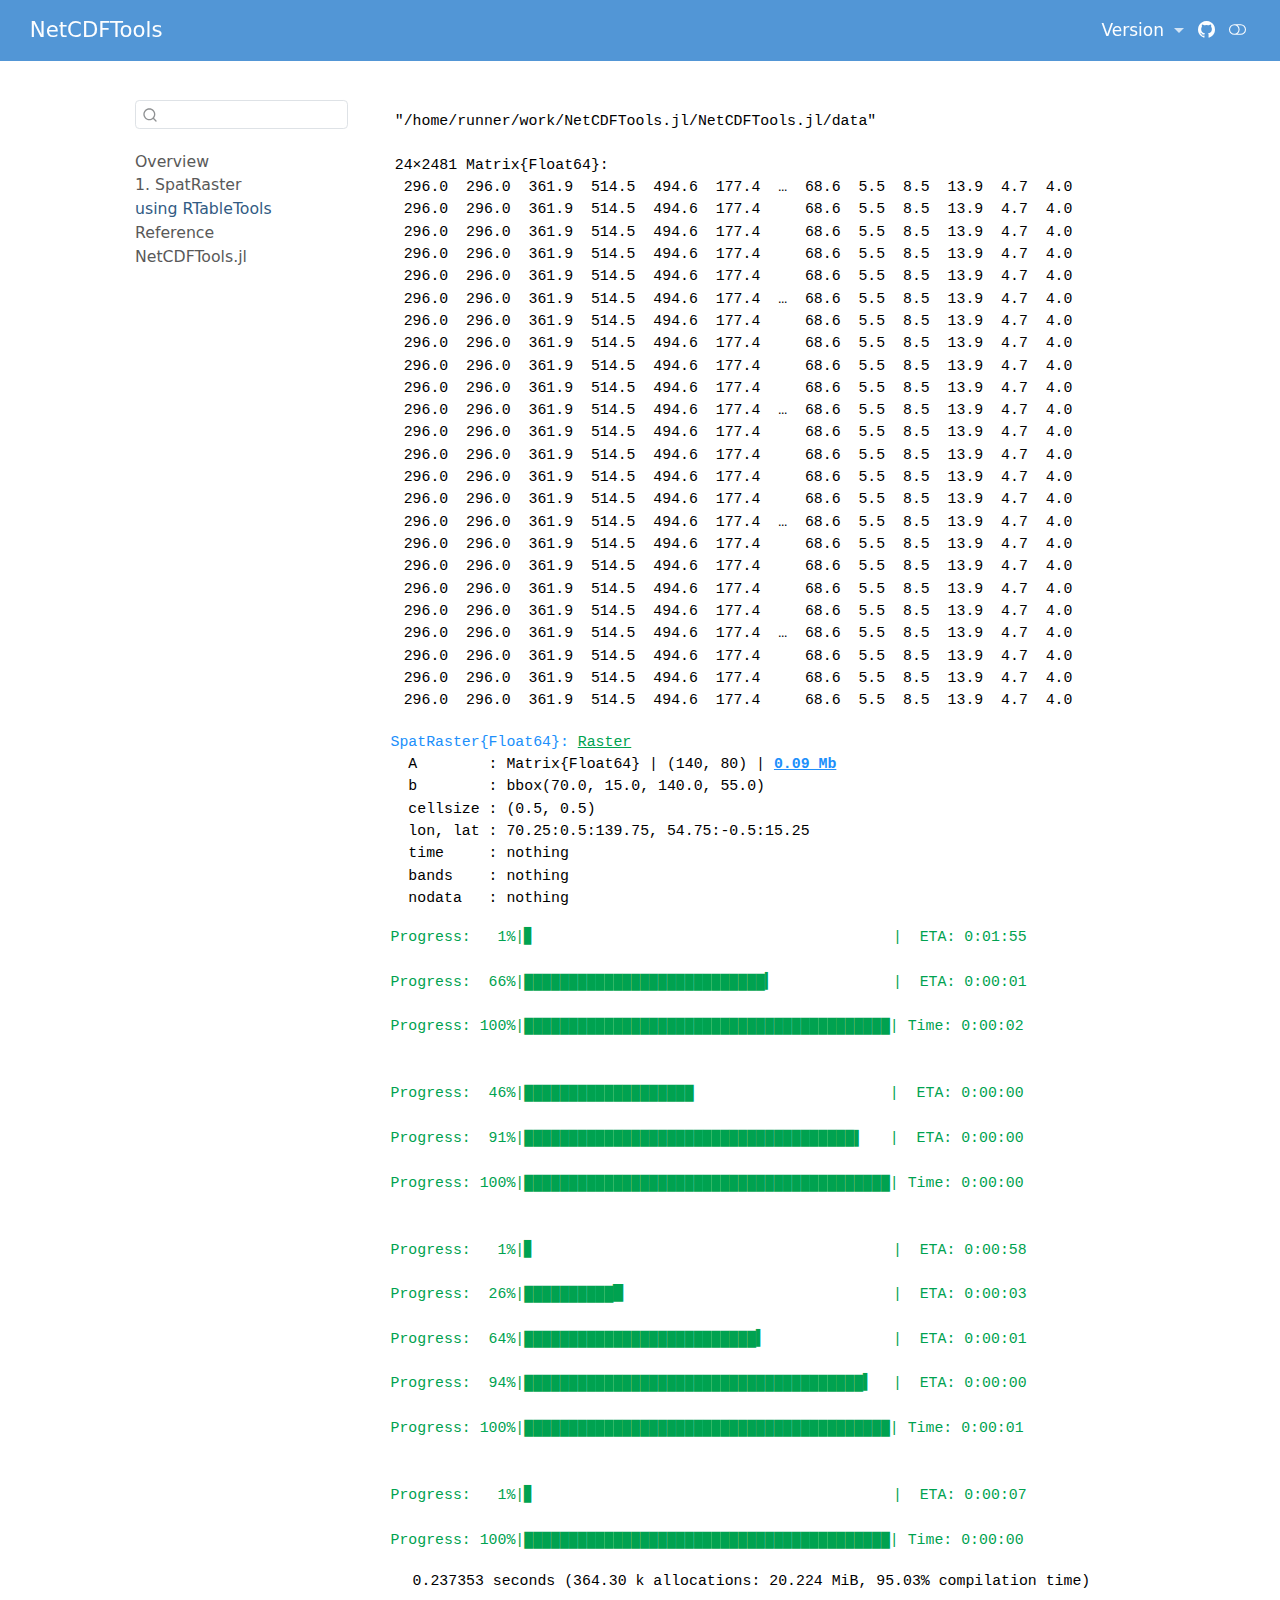
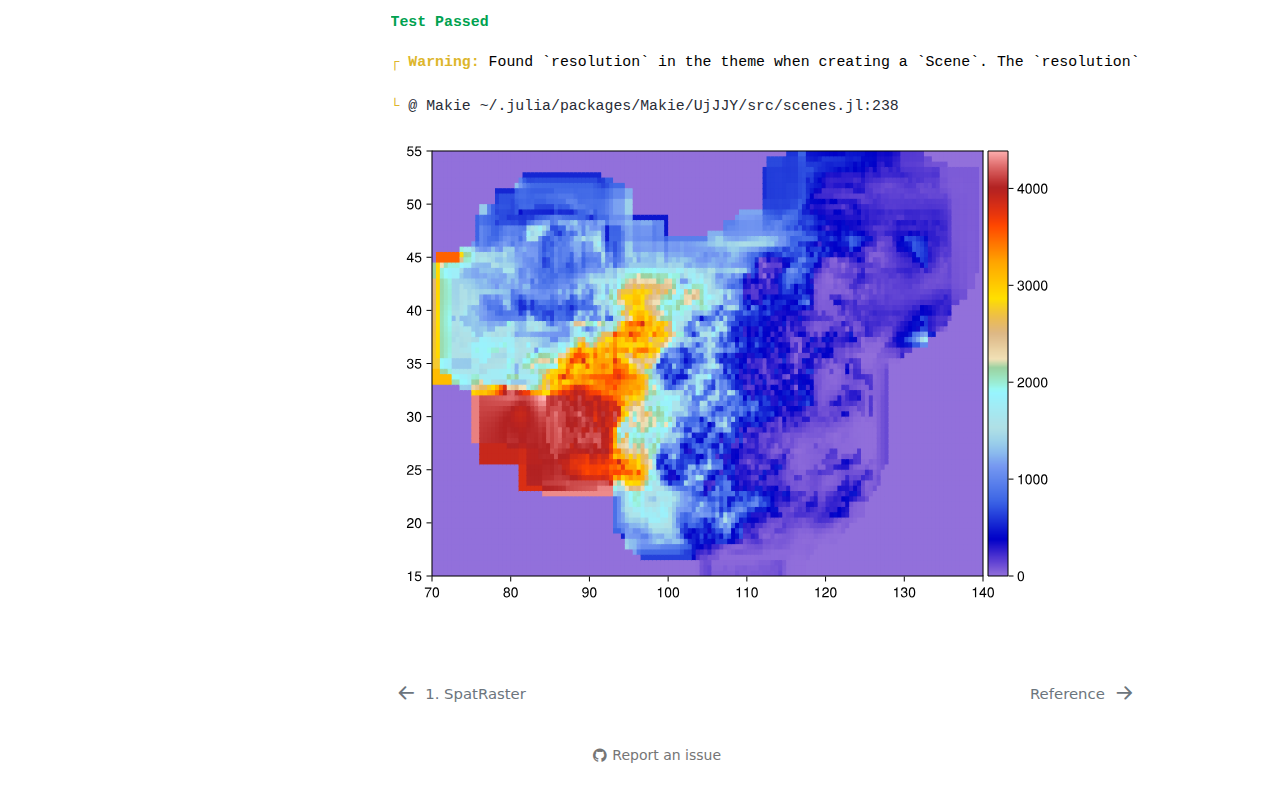
<file: dev/api/2-spInterp.html>
<!DOCTYPE html>
<html xmlns="http://www.w3.org/1999/xhtml" lang="en" xml:lang="en"><head>

<meta charset="utf-8">
<meta name="generator" content="quarto-1.7.32">

<meta name="viewport" content="width=device-width, initial-scale=1.0, user-scalable=yes">


<title>spinterp – NetCDFTools</title>
<style>
code{white-space: pre-wrap;}
span.smallcaps{font-variant: small-caps;}
div.columns{display: flex; gap: min(4vw, 1.5em);}
div.column{flex: auto; overflow-x: auto;}
div.hanging-indent{margin-left: 1.5em; text-indent: -1.5em;}
ul.task-list{list-style: none;}
ul.task-list li input[type="checkbox"] {
  width: 0.8em;
  margin: 0 0.8em 0.2em -1em; /* quarto-specific, see https://github.com/quarto-dev/quarto-cli/issues/4556 */ 
  vertical-align: middle;
}
</style>


<script src="../site_libs/quarto-nav/quarto-nav.js"></script>
<script src="../site_libs/quarto-nav/headroom.min.js"></script>
<script src="../site_libs/clipboard/clipboard.min.js"></script>
<script src="../site_libs/quarto-search/autocomplete.umd.js"></script>
<script src="../site_libs/quarto-search/fuse.min.js"></script>
<script src="../site_libs/quarto-search/quarto-search.js"></script>
<meta name="quarto:offset" content="../">
<link href="../api/z-index.html" rel="next">
<link href="../api/1-SpatRaster.html" rel="prev">
<script src="../site_libs/quarto-html/quarto.js" type="module"></script>
<script src="../site_libs/quarto-html/tabsets/tabsets.js" type="module"></script>
<script src="../site_libs/quarto-html/popper.min.js"></script>
<script src="../site_libs/quarto-html/tippy.umd.min.js"></script>
<script src="../site_libs/quarto-html/anchor.min.js"></script>
<link href="../site_libs/quarto-html/tippy.css" rel="stylesheet">
<link href="../site_libs/quarto-html/quarto-syntax-highlighting-37eea08aefeeee20ff55810ff984fec1.css" rel="stylesheet" class="quarto-color-scheme" id="quarto-text-highlighting-styles">
<link href="../site_libs/quarto-html/quarto-syntax-highlighting-dark-2fef5ea3f8957b3e4ecc936fc74692ca.css" rel="stylesheet" class="quarto-color-scheme quarto-color-alternate" id="quarto-text-highlighting-styles">
<link href="../site_libs/quarto-html/quarto-syntax-highlighting-37eea08aefeeee20ff55810ff984fec1.css" rel="stylesheet" class="quarto-color-scheme-extra" id="quarto-text-highlighting-styles">
<script src="../site_libs/bootstrap/bootstrap.min.js"></script>
<link href="../site_libs/bootstrap/bootstrap-icons.css" rel="stylesheet">
<link href="../site_libs/bootstrap/bootstrap-e48d11066fe46049b8056d961f78ce1a.min.css" rel="stylesheet" append-hash="true" class="quarto-color-scheme" id="quarto-bootstrap" data-mode="light">
<link href="../site_libs/bootstrap/bootstrap-dark-8baa932c728ac0b72af33d3ff6ac96e9.min.css" rel="stylesheet" append-hash="true" class="quarto-color-scheme quarto-color-alternate" id="quarto-bootstrap" data-mode="dark">
<link href="../site_libs/bootstrap/bootstrap-e48d11066fe46049b8056d961f78ce1a.min.css" rel="stylesheet" append-hash="true" class="quarto-color-scheme-extra" id="quarto-bootstrap" data-mode="light">
<script id="quarto-search-options" type="application/json">{
  "location": "sidebar",
  "copy-button": false,
  "collapse-after": 3,
  "panel-placement": "start",
  "type": "textbox",
  "limit": 50,
  "keyboard-shortcut": [
    "f",
    "/",
    "s"
  ],
  "language": {
    "search-no-results-text": "No results",
    "search-matching-documents-text": "matching documents",
    "search-copy-link-title": "Copy link to search",
    "search-hide-matches-text": "Hide additional matches",
    "search-more-match-text": "more match in this document",
    "search-more-matches-text": "more matches in this document",
    "search-clear-button-title": "Clear",
    "search-text-placeholder": "",
    "search-detached-cancel-button-title": "Cancel",
    "search-submit-button-title": "Submit",
    "search-label": "Search"
  }
}</script>
<script>
// 
// The code below was originally written by the authors of Wflow.jl. Their 
// license is provided below. ChatGPT was used to iterately modify the code.
// 

// MIT License for Wflow.jl
//
// Copyright (c) 2020 Deltares and contributors
//
// Permission is hereby granted, free of charge, to any person obtaining a copy
// of this software and associated documentation files (the "Software"), to deal
// in the Software without restriction, including without limitation the rights
// to use, copy, modify, merge, publish, distribute, sublicense, and/or sell
// copies of the Software, and to permit persons to whom the Software is
// furnished to do so, subject to the following conditions:
//
// The above copyright notice and this permission notice shall be included in all
// copies or substantial portions of the Software.
//
// THE SOFTWARE IS PROVIDED "AS IS", WITHOUT WARRANTY OF ANY KIND, EXPRESS OR
// IMPLIED, INCLUDING BUT NOT LIMITED TO THE WARRANTIES OF MERCHANTABILITY,
// FITNESS FOR A PARTICULAR PURPOSE AND NONINFRINGEMENT. IN NO EVENT SHALL THE
// AUTHORS OR COPYRIGHT HOLDERS BE LIABLE FOR ANY CLAIM, DAMAGES OR OTHER
// LIABILITY, WHETHER IN AN ACTION OF CONTRACT, TORT OR OTHERWISE, ARISING FROM,
// OUT OF OR IN CONNECTION WITH THE SOFTWARE OR THE USE OR OTHER DEALINGS IN THE
// SOFTWARE.

window.onload = function () {
    const versionsUrl = 'https://raw.githubusercontent.com/jl-pkgs/NetCDFTools.jl/gh-pages/versions.js';

    // Fetch the versions.js file
    fetch(versionsUrl)
        .then(response => {
            if (!response.ok) {
                throw new Error(`Failed to fetch ${versionsUrl}: ${response.statusText}`);
            }
            return response.text();
        })
        .then(scriptContent => {
            // Use a regular expression to find the DOC_VERSIONS array
            const regex = /var DOC_VERSIONS = (\[.*?\]);/s;
            const match = scriptContent.match(regex);

            if (match && match[1]) {
                // Remove trailing commas if they exist and fix the array syntax for JSON
                let arrayString = match[1].trim();

                // Remove any trailing comma before closing bracket
                arrayString = arrayString.replace(/,\s*([\]}])/g, '$1');

                // Parse the cleaned array string
                try {
                    const DOC_VERSIONS = JSON.parse(arrayString);

                    console.log('DOC_VERSIONS loaded:', DOC_VERSIONS);

                    // Process DOC_VERSIONS as usual
                    const dropdown = document.querySelector('#nav-menu-version')?.nextElementSibling;
                    if (!dropdown) {
                        console.error('Dropdown element not found!');
                        return;
                    }

                    dropdown.innerHTML = ''; // Clear existing items
                    DOC_VERSIONS.forEach(version => {
                        const li = document.createElement('li');
                        const a = document.createElement('a');
                        a.className = 'dropdown-item';
                        a.href = `/NetCDFTools.jl/${version}/index.html`;

                        // Wrap version text in a <code> element
                        const code = document.createElement('code');
                        code.textContent = version;

                        // Add <code> to <a>
                        a.appendChild(code);

                        li.appendChild(a); // Add <a> to <li>
                        dropdown.appendChild(li); // Add <li> to the dropdown
                    });

                    console.log('Dropdown populated:', dropdown);

                } catch (error) {
                    console.error('Error parsing DOC_VERSIONS:', error);
                }
            } else {
                console.error('DOC_VERSIONS not found in script.');
            }
        })
        .catch(error => {
            console.error('Error fetching versions.js:', error);
        });
};
</script>


<link rel="stylesheet" href="../_static/style.css">
<meta property="og:title" content="NetCDFTools">
<meta property="og:image" content="2-spInterp_files/figure-html/cell-6-output-2.svg">
<meta property="og:site_name" content="NetCDFTools">
<meta name="twitter:title" content="NetCDFTools">
<meta name="twitter:image" content="2-spInterp_files/figure-html/cell-6-output-2.svg">
<meta name="twitter:card" content="summary_large_image">
</head>

<body class="nav-sidebar floating nav-fixed fullcontent quarto-light"><script id="quarto-html-before-body" type="application/javascript">
    const toggleBodyColorMode = (bsSheetEl) => {
      const mode = bsSheetEl.getAttribute("data-mode");
      const bodyEl = window.document.querySelector("body");
      if (mode === "dark") {
        bodyEl.classList.add("quarto-dark");
        bodyEl.classList.remove("quarto-light");
      } else {
        bodyEl.classList.add("quarto-light");
        bodyEl.classList.remove("quarto-dark");
      }
    }
    const toggleBodyColorPrimary = () => {
      const bsSheetEl = window.document.querySelector("link#quarto-bootstrap:not([rel=disabled-stylesheet])");
      if (bsSheetEl) {
        toggleBodyColorMode(bsSheetEl);
      }
    }
    const setColorSchemeToggle = (alternate) => {
      const toggles = window.document.querySelectorAll('.quarto-color-scheme-toggle');
      for (let i=0; i < toggles.length; i++) {
        const toggle = toggles[i];
        if (toggle) {
          if (alternate) {
            toggle.classList.add("alternate");
          } else {
            toggle.classList.remove("alternate");
          }
        }
      }
    };
    const toggleColorMode = (alternate) => {
      // Switch the stylesheets
      const primaryStylesheets = window.document.querySelectorAll('link.quarto-color-scheme:not(.quarto-color-alternate)');
      const alternateStylesheets = window.document.querySelectorAll('link.quarto-color-scheme.quarto-color-alternate');
      manageTransitions('#quarto-margin-sidebar .nav-link', false);
      if (alternate) {
        // note: dark is layered on light, we don't disable primary!
        enableStylesheet(alternateStylesheets);
        for (const sheetNode of alternateStylesheets) {
          if (sheetNode.id === "quarto-bootstrap") {
            toggleBodyColorMode(sheetNode);
          }
        }
      } else {
        disableStylesheet(alternateStylesheets);
        enableStylesheet(primaryStylesheets)
        toggleBodyColorPrimary();
      }
      manageTransitions('#quarto-margin-sidebar .nav-link', true);
      // Switch the toggles
      setColorSchemeToggle(alternate)
      // Hack to workaround the fact that safari doesn't
      // properly recolor the scrollbar when toggling (#1455)
      if (navigator.userAgent.indexOf('Safari') > 0 && navigator.userAgent.indexOf('Chrome') == -1) {
        manageTransitions("body", false);
        window.scrollTo(0, 1);
        setTimeout(() => {
          window.scrollTo(0, 0);
          manageTransitions("body", true);
        }, 40);
      }
    }
    const disableStylesheet = (stylesheets) => {
      for (let i=0; i < stylesheets.length; i++) {
        const stylesheet = stylesheets[i];
        stylesheet.rel = 'disabled-stylesheet';
      }
    }
    const enableStylesheet = (stylesheets) => {
      for (let i=0; i < stylesheets.length; i++) {
        const stylesheet = stylesheets[i];
        if(stylesheet.rel !== 'stylesheet') { // for Chrome, which will still FOUC without this check
          stylesheet.rel = 'stylesheet';
        }
      }
    }
    const manageTransitions = (selector, allowTransitions) => {
      const els = window.document.querySelectorAll(selector);
      for (let i=0; i < els.length; i++) {
        const el = els[i];
        if (allowTransitions) {
          el.classList.remove('notransition');
        } else {
          el.classList.add('notransition');
        }
      }
    }
    const isFileUrl = () => {
      return window.location.protocol === 'file:';
    }
    const hasAlternateSentinel = () => {
      let styleSentinel = getColorSchemeSentinel();
      if (styleSentinel !== null) {
        return styleSentinel === "alternate";
      } else {
        return false;
      }
    }
    const setStyleSentinel = (alternate) => {
      const value = alternate ? "alternate" : "default";
      if (!isFileUrl()) {
        window.localStorage.setItem("quarto-color-scheme", value);
      } else {
        localAlternateSentinel = value;
      }
    }
    const getColorSchemeSentinel = () => {
      if (!isFileUrl()) {
        const storageValue = window.localStorage.getItem("quarto-color-scheme");
        return storageValue != null ? storageValue : localAlternateSentinel;
      } else {
        return localAlternateSentinel;
      }
    }
    const toggleGiscusIfUsed = (isAlternate, darkModeDefault) => {
      const baseTheme = document.querySelector('#giscus-base-theme')?.value ?? 'light';
      const alternateTheme = document.querySelector('#giscus-alt-theme')?.value ?? 'dark';
      let newTheme = '';
      if(authorPrefersDark) {
        newTheme = isAlternate ? baseTheme : alternateTheme;
      } else {
        newTheme = isAlternate ? alternateTheme : baseTheme;
      }
      const changeGiscusTheme = () => {
        // From: https://github.com/giscus/giscus/issues/336
        const sendMessage = (message) => {
          const iframe = document.querySelector('iframe.giscus-frame');
          if (!iframe) return;
          iframe.contentWindow.postMessage({ giscus: message }, 'https://giscus.app');
        }
        sendMessage({
          setConfig: {
            theme: newTheme
          }
        });
      }
      const isGiscussLoaded = window.document.querySelector('iframe.giscus-frame') !== null;
      if (isGiscussLoaded) {
        changeGiscusTheme();
      }
    };
    const authorPrefersDark = false;
    const darkModeDefault = authorPrefersDark;
      document.querySelector('link#quarto-text-highlighting-styles.quarto-color-scheme-extra').rel = 'disabled-stylesheet';
      document.querySelector('link#quarto-bootstrap.quarto-color-scheme-extra').rel = 'disabled-stylesheet';
    let localAlternateSentinel = darkModeDefault ? 'alternate' : 'default';
    // Dark / light mode switch
    window.quartoToggleColorScheme = () => {
      // Read the current dark / light value
      let toAlternate = !hasAlternateSentinel();
      toggleColorMode(toAlternate);
      setStyleSentinel(toAlternate);
      toggleGiscusIfUsed(toAlternate, darkModeDefault);
      window.dispatchEvent(new Event('resize'));
    };
    // Switch to dark mode if need be
    if (hasAlternateSentinel()) {
      toggleColorMode(true);
    } else {
      toggleColorMode(false);
    }
  </script>

<div id="quarto-search-results"></div>
  <header id="quarto-header" class="headroom fixed-top">
    <nav class="navbar navbar-expand-lg " data-bs-theme="dark">
      <div class="navbar-container container-fluid">
      <div class="navbar-brand-container mx-auto">
    <a class="navbar-brand" href="../index.html">
    <span class="navbar-title">NetCDFTools</span>
    </a>
  </div>
          <button class="navbar-toggler" type="button" data-bs-toggle="collapse" data-bs-target="#navbarCollapse" aria-controls="navbarCollapse" role="menu" aria-expanded="false" aria-label="Toggle navigation" onclick="if (window.quartoToggleHeadroom) { window.quartoToggleHeadroom(); }">
  <span class="navbar-toggler-icon"></span>
</button>
          <div class="collapse navbar-collapse" id="navbarCollapse">
            <ul class="navbar-nav navbar-nav-scroll ms-auto">
  <li class="nav-item dropdown ">
    <a class="nav-link dropdown-toggle" href="#" id="nav-menu-version" role="link" data-bs-toggle="dropdown" aria-expanded="false">
 <span class="menu-text">Version</span>
    </a>
    <ul class="dropdown-menu dropdown-menu-end" aria-labelledby="nav-menu-version">    
        <li class="dropdown-header">dev</li>
    </ul>
  </li>
</ul>
          </div> <!-- /navcollapse -->
            <div class="quarto-navbar-tools">
    <a href="https://github.com/jl-pkgs/NetCDFTools.jl" title="Source Code" class="quarto-navigation-tool px-1" aria-label="Source Code"><i class="bi bi-github"></i></a>
  <a href="" class="quarto-color-scheme-toggle quarto-navigation-tool  px-1" onclick="window.quartoToggleColorScheme(); return false;" title="Toggle dark mode"><i class="bi"></i></a>
</div>
      </div> <!-- /container-fluid -->
    </nav>
  <nav class="quarto-secondary-nav">
    <div class="container-fluid d-flex">
      <button type="button" class="quarto-btn-toggle btn" data-bs-toggle="collapse" role="button" data-bs-target=".quarto-sidebar-collapse-item" aria-controls="quarto-sidebar" aria-expanded="false" aria-label="Toggle sidebar navigation" onclick="if (window.quartoToggleHeadroom) { window.quartoToggleHeadroom(); }">
        <i class="bi bi-layout-text-sidebar-reverse"></i>
      </button>
        <nav class="quarto-page-breadcrumbs" aria-label="breadcrumb"><ol class="breadcrumb"><li class="breadcrumb-item"><a href="../api/2-spInterp.html"><span class="chapter-title">using RTableTools</span></a></li></ol></nav>
        <a class="flex-grow-1" role="navigation" data-bs-toggle="collapse" data-bs-target=".quarto-sidebar-collapse-item" aria-controls="quarto-sidebar" aria-expanded="false" aria-label="Toggle sidebar navigation" onclick="if (window.quartoToggleHeadroom) { window.quartoToggleHeadroom(); }">      
        </a>
      <button type="button" class="btn quarto-search-button" aria-label="Search" onclick="window.quartoOpenSearch();">
        <i class="bi bi-search"></i>
      </button>
    </div>
  </nav>
</header>
<!-- content -->
<div id="quarto-content" class="quarto-container page-columns page-rows-contents page-layout-article page-navbar">
<!-- sidebar -->
  <nav id="quarto-sidebar" class="sidebar collapse collapse-horizontal quarto-sidebar-collapse-item sidebar-navigation floating overflow-auto">
        <div class="mt-2 flex-shrink-0 align-items-center">
        <div class="sidebar-search">
        <div id="quarto-search" class="" title="Search"></div>
        </div>
        </div>
    <div class="sidebar-menu-container"> 
    <ul class="list-unstyled mt-1">
        <li class="sidebar-item">
  <div class="sidebar-item-container"> 
  <a href="../index.html" class="sidebar-item-text sidebar-link"><span class="chapter-title">Overview</span></a>
  </div>
</li>
        <li class="sidebar-item">
  <div class="sidebar-item-container"> 
  <a href="../api/1-SpatRaster.html" class="sidebar-item-text sidebar-link"><span class="chapter-title">1. SpatRaster</span></a>
  </div>
</li>
        <li class="sidebar-item">
  <div class="sidebar-item-container"> 
  <a href="../api/2-spInterp.html" class="sidebar-item-text sidebar-link active"><span class="chapter-title">using RTableTools</span></a>
  </div>
</li>
        <li class="sidebar-item">
  <div class="sidebar-item-container"> 
  <a href="../api/z-index.html" class="sidebar-item-text sidebar-link"><span class="chapter-title">Reference</span></a>
  </div>
</li>
        <li class="sidebar-item">
  <div class="sidebar-item-container"> 
  <a href="../Reference.html" class="sidebar-item-text sidebar-link"><span class="chapter-title">NetCDFTools.jl</span></a>
  </div>
</li>
    </ul>
    </div>
</nav>
<div id="quarto-sidebar-glass" class="quarto-sidebar-collapse-item" data-bs-toggle="collapse" data-bs-target=".quarto-sidebar-collapse-item"></div>
<!-- margin-sidebar -->
    
<!-- main -->
<main class="content" id="quarto-document-content"><header id="title-block-header" class="quarto-title-block"></header>





<div id="1744d5e2" class="cell" data-execution_count="1">
<div class="cell-output cell-output-display" data-execution_count="2">
<pre><code>"/home/runner/work/NetCDFTools.jl/NetCDFTools.jl/data"</code></pre>
</div>
</div>
<div id="7c16c026" class="cell" data-execution_count="2">
<div class="cell-output cell-output-display" data-execution_count="3">
<pre><code>24×2481 Matrix{Float64}:
 296.0  296.0  361.9  514.5  494.6  177.4  …  68.6  5.5  8.5  13.9  4.7  4.0
 296.0  296.0  361.9  514.5  494.6  177.4     68.6  5.5  8.5  13.9  4.7  4.0
 296.0  296.0  361.9  514.5  494.6  177.4     68.6  5.5  8.5  13.9  4.7  4.0
 296.0  296.0  361.9  514.5  494.6  177.4     68.6  5.5  8.5  13.9  4.7  4.0
 296.0  296.0  361.9  514.5  494.6  177.4     68.6  5.5  8.5  13.9  4.7  4.0
 296.0  296.0  361.9  514.5  494.6  177.4  …  68.6  5.5  8.5  13.9  4.7  4.0
 296.0  296.0  361.9  514.5  494.6  177.4     68.6  5.5  8.5  13.9  4.7  4.0
 296.0  296.0  361.9  514.5  494.6  177.4     68.6  5.5  8.5  13.9  4.7  4.0
 296.0  296.0  361.9  514.5  494.6  177.4     68.6  5.5  8.5  13.9  4.7  4.0
 296.0  296.0  361.9  514.5  494.6  177.4     68.6  5.5  8.5  13.9  4.7  4.0
 296.0  296.0  361.9  514.5  494.6  177.4  …  68.6  5.5  8.5  13.9  4.7  4.0
 296.0  296.0  361.9  514.5  494.6  177.4     68.6  5.5  8.5  13.9  4.7  4.0
 296.0  296.0  361.9  514.5  494.6  177.4     68.6  5.5  8.5  13.9  4.7  4.0
 296.0  296.0  361.9  514.5  494.6  177.4     68.6  5.5  8.5  13.9  4.7  4.0
 296.0  296.0  361.9  514.5  494.6  177.4     68.6  5.5  8.5  13.9  4.7  4.0
 296.0  296.0  361.9  514.5  494.6  177.4  …  68.6  5.5  8.5  13.9  4.7  4.0
 296.0  296.0  361.9  514.5  494.6  177.4     68.6  5.5  8.5  13.9  4.7  4.0
 296.0  296.0  361.9  514.5  494.6  177.4     68.6  5.5  8.5  13.9  4.7  4.0
 296.0  296.0  361.9  514.5  494.6  177.4     68.6  5.5  8.5  13.9  4.7  4.0
 296.0  296.0  361.9  514.5  494.6  177.4     68.6  5.5  8.5  13.9  4.7  4.0
 296.0  296.0  361.9  514.5  494.6  177.4  …  68.6  5.5  8.5  13.9  4.7  4.0
 296.0  296.0  361.9  514.5  494.6  177.4     68.6  5.5  8.5  13.9  4.7  4.0
 296.0  296.0  361.9  514.5  494.6  177.4     68.6  5.5  8.5  13.9  4.7  4.0
 296.0  296.0  361.9  514.5  494.6  177.4     68.6  5.5  8.5  13.9  4.7  4.0</code></pre>
</div>
</div>
<div id="da273f2d" class="cell" data-execution_count="3">
<div class="cell-output cell-output-display" data-execution_count="4">
<div class="ansi-escaped-output">
<pre><span class="ansi-blue-fg">SpatRaster{Float64}: </span><span style="text-decoration:underline" class="ansi-green-fg">Raster</span>
  A        : Matrix{Float64} | (140, 80) | <span style="font-weight:bold;text-decoration:underline" class="ansi-blue-fg">0.09 Mb</span>
  b        : bbox(70.0, 15.0, 140.0, 55.0)
  cellsize : (0.5, 0.5)
  lon, lat : 70.25:0.5:139.75, 54.75:-0.5:15.25
  time     : nothing
  bands    : nothing
  nodata   : nothing</pre>
</div>
</div>
</div>
<div id="5128d1b0" class="cell" data-execution_count="4">
<div class="cell-output cell-output-stderr">
<div class="ansi-escaped-output">
<pre><span class="ansi-green-fg">Progress:   1%|▋                                        |  ETA: 0:01:55</span>

<span class="ansi-green-fg">Progress:  66%|███████████████████████████▎             |  ETA: 0:00:01</span>

<span class="ansi-green-fg">Progress: 100%|█████████████████████████████████████████| Time: 0:00:02</span>


<span class="ansi-green-fg">Progress:  46%|███████████████████                      |  ETA: 0:00:00</span>

<span class="ansi-green-fg">Progress:  91%|█████████████████████████████████████▌   |  ETA: 0:00:00</span>

<span class="ansi-green-fg">Progress: 100%|█████████████████████████████████████████| Time: 0:00:00</span>


<span class="ansi-green-fg">Progress:   1%|▋                                        |  ETA: 0:00:58</span>

<span class="ansi-green-fg">Progress:  26%|██████████▉                              |  ETA: 0:00:03</span>

<span class="ansi-green-fg">Progress:  64%|██████████████████████████▍              |  ETA: 0:00:01</span>

<span class="ansi-green-fg">Progress:  94%|██████████████████████████████████████▍  |  ETA: 0:00:00</span>

<span class="ansi-green-fg">Progress: 100%|█████████████████████████████████████████| Time: 0:00:01</span>


<span class="ansi-green-fg">Progress:   1%|▋                                        |  ETA: 0:00:07</span>

<span class="ansi-green-fg">Progress: 100%|█████████████████████████████████████████| Time: 0:00:00</span>
</pre>
</div>
</div>
<div class="cell-output cell-output-stdout">
<pre><code>  0.237353 seconds (364.30 k allocations: 20.224 MiB, 95.03% compilation time)</code></pre>
</div>
<div class="cell-output cell-output-display" data-execution_count="5">
<div class="ansi-escaped-output">
<pre><span class="ansi-green-fg ansi-bold">Test Passed</span></pre>
</div>
</div>
</div>
<div id="32d96a5e" class="cell" data-execution_count="5">
<div class="cell-output cell-output-stderr">
<div class="ansi-escaped-output">
<pre><span class="ansi-yellow-fg ansi-bold">┌ </span><span class="ansi-yellow-fg ansi-bold">Warning: </span>Found `resolution` in the theme when creating a `Scene`. The `resolution` keyword for `Scene`s and `Figure`s has been deprecated. Use `Figure(; size = ...` or `Scene(; size = ...)` instead, which better reflects that this is a unitless size and not a pixel resolution. The key could also come from `set_theme!` calls or related theming functions.

<span class="ansi-yellow-fg ansi-bold">└ </span><span class="ansi-bright-black-fg">@ Makie ~/.julia/packages/Makie/UjJJY/src/scenes.jl:238</span>
</pre>
</div>
</div>
<div class="cell-output cell-output-display" data-execution_count="6">
<div>
<figure class="figure">
<p><img src="2-spInterp_files/figure-html/cell-6-output-2.svg" class="img-fluid figure-img"></p>
</figure>
</div>
</div>
</div>



</main> <!-- /main -->
<script id="quarto-html-after-body" type="application/javascript">
  window.document.addEventListener("DOMContentLoaded", function (event) {
    // Ensure there is a toggle, if there isn't float one in the top right
    if (window.document.querySelector('.quarto-color-scheme-toggle') === null) {
      const a = window.document.createElement('a');
      a.classList.add('top-right');
      a.classList.add('quarto-color-scheme-toggle');
      a.href = "";
      a.onclick = function() { try { window.quartoToggleColorScheme(); } catch {} return false; };
      const i = window.document.createElement("i");
      i.classList.add('bi');
      a.appendChild(i);
      window.document.body.appendChild(a);
    }
    setColorSchemeToggle(hasAlternateSentinel())
    const icon = "";
    const anchorJS = new window.AnchorJS();
    anchorJS.options = {
      placement: 'right',
      icon: icon
    };
    anchorJS.add('.anchored');
    const isCodeAnnotation = (el) => {
      for (const clz of el.classList) {
        if (clz.startsWith('code-annotation-')) {                     
          return true;
        }
      }
      return false;
    }
    const onCopySuccess = function(e) {
      // button target
      const button = e.trigger;
      // don't keep focus
      button.blur();
      // flash "checked"
      button.classList.add('code-copy-button-checked');
      var currentTitle = button.getAttribute("title");
      button.setAttribute("title", "Copied!");
      let tooltip;
      if (window.bootstrap) {
        button.setAttribute("data-bs-toggle", "tooltip");
        button.setAttribute("data-bs-placement", "left");
        button.setAttribute("data-bs-title", "Copied!");
        tooltip = new bootstrap.Tooltip(button, 
          { trigger: "manual", 
            customClass: "code-copy-button-tooltip",
            offset: [0, -8]});
        tooltip.show();    
      }
      setTimeout(function() {
        if (tooltip) {
          tooltip.hide();
          button.removeAttribute("data-bs-title");
          button.removeAttribute("data-bs-toggle");
          button.removeAttribute("data-bs-placement");
        }
        button.setAttribute("title", currentTitle);
        button.classList.remove('code-copy-button-checked');
      }, 1000);
      // clear code selection
      e.clearSelection();
    }
    const getTextToCopy = function(trigger) {
        const codeEl = trigger.previousElementSibling.cloneNode(true);
        for (const childEl of codeEl.children) {
          if (isCodeAnnotation(childEl)) {
            childEl.remove();
          }
        }
        return codeEl.innerText;
    }
    const clipboard = new window.ClipboardJS('.code-copy-button:not([data-in-quarto-modal])', {
      text: getTextToCopy
    });
    clipboard.on('success', onCopySuccess);
    if (window.document.getElementById('quarto-embedded-source-code-modal')) {
      const clipboardModal = new window.ClipboardJS('.code-copy-button[data-in-quarto-modal]', {
        text: getTextToCopy,
        container: window.document.getElementById('quarto-embedded-source-code-modal')
      });
      clipboardModal.on('success', onCopySuccess);
    }
      var localhostRegex = new RegExp(/^(?:http|https):\/\/localhost\:?[0-9]*\//);
      var mailtoRegex = new RegExp(/^mailto:/);
        var filterRegex = new RegExp('/' + window.location.host + '/');
      var isInternal = (href) => {
          return filterRegex.test(href) || localhostRegex.test(href) || mailtoRegex.test(href);
      }
      // Inspect non-navigation links and adorn them if external
     var links = window.document.querySelectorAll('a[href]:not(.nav-link):not(.navbar-brand):not(.toc-action):not(.sidebar-link):not(.sidebar-item-toggle):not(.pagination-link):not(.no-external):not([aria-hidden]):not(.dropdown-item):not(.quarto-navigation-tool):not(.about-link)');
      for (var i=0; i<links.length; i++) {
        const link = links[i];
        if (!isInternal(link.href)) {
          // undo the damage that might have been done by quarto-nav.js in the case of
          // links that we want to consider external
          if (link.dataset.originalHref !== undefined) {
            link.href = link.dataset.originalHref;
          }
        }
      }
    function tippyHover(el, contentFn, onTriggerFn, onUntriggerFn) {
      const config = {
        allowHTML: true,
        maxWidth: 500,
        delay: 100,
        arrow: false,
        appendTo: function(el) {
            return el.parentElement;
        },
        interactive: true,
        interactiveBorder: 10,
        theme: 'quarto',
        placement: 'bottom-start',
      };
      if (contentFn) {
        config.content = contentFn;
      }
      if (onTriggerFn) {
        config.onTrigger = onTriggerFn;
      }
      if (onUntriggerFn) {
        config.onUntrigger = onUntriggerFn;
      }
      window.tippy(el, config); 
    }
    const noterefs = window.document.querySelectorAll('a[role="doc-noteref"]');
    for (var i=0; i<noterefs.length; i++) {
      const ref = noterefs[i];
      tippyHover(ref, function() {
        // use id or data attribute instead here
        let href = ref.getAttribute('data-footnote-href') || ref.getAttribute('href');
        try { href = new URL(href).hash; } catch {}
        const id = href.replace(/^#\/?/, "");
        const note = window.document.getElementById(id);
        if (note) {
          return note.innerHTML;
        } else {
          return "";
        }
      });
    }
    const xrefs = window.document.querySelectorAll('a.quarto-xref');
    const processXRef = (id, note) => {
      // Strip column container classes
      const stripColumnClz = (el) => {
        el.classList.remove("page-full", "page-columns");
        if (el.children) {
          for (const child of el.children) {
            stripColumnClz(child);
          }
        }
      }
      stripColumnClz(note)
      if (id === null || id.startsWith('sec-')) {
        // Special case sections, only their first couple elements
        const container = document.createElement("div");
        if (note.children && note.children.length > 2) {
          container.appendChild(note.children[0].cloneNode(true));
          for (let i = 1; i < note.children.length; i++) {
            const child = note.children[i];
            if (child.tagName === "P" && child.innerText === "") {
              continue;
            } else {
              container.appendChild(child.cloneNode(true));
              break;
            }
          }
          if (window.Quarto?.typesetMath) {
            window.Quarto.typesetMath(container);
          }
          return container.innerHTML
        } else {
          if (window.Quarto?.typesetMath) {
            window.Quarto.typesetMath(note);
          }
          return note.innerHTML;
        }
      } else {
        // Remove any anchor links if they are present
        const anchorLink = note.querySelector('a.anchorjs-link');
        if (anchorLink) {
          anchorLink.remove();
        }
        if (window.Quarto?.typesetMath) {
          window.Quarto.typesetMath(note);
        }
        if (note.classList.contains("callout")) {
          return note.outerHTML;
        } else {
          return note.innerHTML;
        }
      }
    }
    for (var i=0; i<xrefs.length; i++) {
      const xref = xrefs[i];
      tippyHover(xref, undefined, function(instance) {
        instance.disable();
        let url = xref.getAttribute('href');
        let hash = undefined; 
        if (url.startsWith('#')) {
          hash = url;
        } else {
          try { hash = new URL(url).hash; } catch {}
        }
        if (hash) {
          const id = hash.replace(/^#\/?/, "");
          const note = window.document.getElementById(id);
          if (note !== null) {
            try {
              const html = processXRef(id, note.cloneNode(true));
              instance.setContent(html);
            } finally {
              instance.enable();
              instance.show();
            }
          } else {
            // See if we can fetch this
            fetch(url.split('#')[0])
            .then(res => res.text())
            .then(html => {
              const parser = new DOMParser();
              const htmlDoc = parser.parseFromString(html, "text/html");
              const note = htmlDoc.getElementById(id);
              if (note !== null) {
                const html = processXRef(id, note);
                instance.setContent(html);
              } 
            }).finally(() => {
              instance.enable();
              instance.show();
            });
          }
        } else {
          // See if we can fetch a full url (with no hash to target)
          // This is a special case and we should probably do some content thinning / targeting
          fetch(url)
          .then(res => res.text())
          .then(html => {
            const parser = new DOMParser();
            const htmlDoc = parser.parseFromString(html, "text/html");
            const note = htmlDoc.querySelector('main.content');
            if (note !== null) {
              // This should only happen for chapter cross references
              // (since there is no id in the URL)
              // remove the first header
              if (note.children.length > 0 && note.children[0].tagName === "HEADER") {
                note.children[0].remove();
              }
              const html = processXRef(null, note);
              instance.setContent(html);
            } 
          }).finally(() => {
            instance.enable();
            instance.show();
          });
        }
      }, function(instance) {
      });
    }
        let selectedAnnoteEl;
        const selectorForAnnotation = ( cell, annotation) => {
          let cellAttr = 'data-code-cell="' + cell + '"';
          let lineAttr = 'data-code-annotation="' +  annotation + '"';
          const selector = 'span[' + cellAttr + '][' + lineAttr + ']';
          return selector;
        }
        const selectCodeLines = (annoteEl) => {
          const doc = window.document;
          const targetCell = annoteEl.getAttribute("data-target-cell");
          const targetAnnotation = annoteEl.getAttribute("data-target-annotation");
          const annoteSpan = window.document.querySelector(selectorForAnnotation(targetCell, targetAnnotation));
          const lines = annoteSpan.getAttribute("data-code-lines").split(",");
          const lineIds = lines.map((line) => {
            return targetCell + "-" + line;
          })
          let top = null;
          let height = null;
          let parent = null;
          if (lineIds.length > 0) {
              //compute the position of the single el (top and bottom and make a div)
              const el = window.document.getElementById(lineIds[0]);
              top = el.offsetTop;
              height = el.offsetHeight;
              parent = el.parentElement.parentElement;
            if (lineIds.length > 1) {
              const lastEl = window.document.getElementById(lineIds[lineIds.length - 1]);
              const bottom = lastEl.offsetTop + lastEl.offsetHeight;
              height = bottom - top;
            }
            if (top !== null && height !== null && parent !== null) {
              // cook up a div (if necessary) and position it 
              let div = window.document.getElementById("code-annotation-line-highlight");
              if (div === null) {
                div = window.document.createElement("div");
                div.setAttribute("id", "code-annotation-line-highlight");
                div.style.position = 'absolute';
                parent.appendChild(div);
              }
              div.style.top = top - 2 + "px";
              div.style.height = height + 4 + "px";
              div.style.left = 0;
              let gutterDiv = window.document.getElementById("code-annotation-line-highlight-gutter");
              if (gutterDiv === null) {
                gutterDiv = window.document.createElement("div");
                gutterDiv.setAttribute("id", "code-annotation-line-highlight-gutter");
                gutterDiv.style.position = 'absolute';
                const codeCell = window.document.getElementById(targetCell);
                const gutter = codeCell.querySelector('.code-annotation-gutter');
                gutter.appendChild(gutterDiv);
              }
              gutterDiv.style.top = top - 2 + "px";
              gutterDiv.style.height = height + 4 + "px";
            }
            selectedAnnoteEl = annoteEl;
          }
        };
        const unselectCodeLines = () => {
          const elementsIds = ["code-annotation-line-highlight", "code-annotation-line-highlight-gutter"];
          elementsIds.forEach((elId) => {
            const div = window.document.getElementById(elId);
            if (div) {
              div.remove();
            }
          });
          selectedAnnoteEl = undefined;
        };
          // Handle positioning of the toggle
      window.addEventListener(
        "resize",
        throttle(() => {
          elRect = undefined;
          if (selectedAnnoteEl) {
            selectCodeLines(selectedAnnoteEl);
          }
        }, 10)
      );
      function throttle(fn, ms) {
      let throttle = false;
      let timer;
        return (...args) => {
          if(!throttle) { // first call gets through
              fn.apply(this, args);
              throttle = true;
          } else { // all the others get throttled
              if(timer) clearTimeout(timer); // cancel #2
              timer = setTimeout(() => {
                fn.apply(this, args);
                timer = throttle = false;
              }, ms);
          }
        };
      }
        // Attach click handler to the DT
        const annoteDls = window.document.querySelectorAll('dt[data-target-cell]');
        for (const annoteDlNode of annoteDls) {
          annoteDlNode.addEventListener('click', (event) => {
            const clickedEl = event.target;
            if (clickedEl !== selectedAnnoteEl) {
              unselectCodeLines();
              const activeEl = window.document.querySelector('dt[data-target-cell].code-annotation-active');
              if (activeEl) {
                activeEl.classList.remove('code-annotation-active');
              }
              selectCodeLines(clickedEl);
              clickedEl.classList.add('code-annotation-active');
            } else {
              // Unselect the line
              unselectCodeLines();
              clickedEl.classList.remove('code-annotation-active');
            }
          });
        }
    const findCites = (el) => {
      const parentEl = el.parentElement;
      if (parentEl) {
        const cites = parentEl.dataset.cites;
        if (cites) {
          return {
            el,
            cites: cites.split(' ')
          };
        } else {
          return findCites(el.parentElement)
        }
      } else {
        return undefined;
      }
    };
    var bibliorefs = window.document.querySelectorAll('a[role="doc-biblioref"]');
    for (var i=0; i<bibliorefs.length; i++) {
      const ref = bibliorefs[i];
      const citeInfo = findCites(ref);
      if (citeInfo) {
        tippyHover(citeInfo.el, function() {
          var popup = window.document.createElement('div');
          citeInfo.cites.forEach(function(cite) {
            var citeDiv = window.document.createElement('div');
            citeDiv.classList.add('hanging-indent');
            citeDiv.classList.add('csl-entry');
            var biblioDiv = window.document.getElementById('ref-' + cite);
            if (biblioDiv) {
              citeDiv.innerHTML = biblioDiv.innerHTML;
            }
            popup.appendChild(citeDiv);
          });
          return popup.innerHTML;
        });
      }
    }
  });
  </script>
<nav class="page-navigation">
  <div class="nav-page nav-page-previous">
      <a href="../api/1-SpatRaster.html" class="pagination-link" aria-label="1. SpatRaster">
        <i class="bi bi-arrow-left-short"></i> <span class="nav-page-text"><span class="chapter-title">1. SpatRaster</span></span>
      </a>          
  </div>
  <div class="nav-page nav-page-next">
      <a href="../api/z-index.html" class="pagination-link" aria-label="Reference">
        <span class="nav-page-text"><span class="chapter-title">Reference</span></span> <i class="bi bi-arrow-right-short"></i>
      </a>
  </div>
</nav>
</div> <!-- /content -->




<footer class="footer"><div class="nav-footer"><div class="nav-footer-center"><div class="toc-actions"><ul><li><a href="https://github.com/jl-pkgs/NetCDFTools.jl/issues/new" class="toc-action"><i class="bi bi-github"></i>Report an issue</a></li></ul></div></div></div></footer></body></html>
</file>
<file: dev/site_libs/quarto-html/tippy.css>
.tippy-box[data-animation=fade][data-state=hidden]{opacity:0}[data-tippy-root]{max-width:calc(100vw - 10px)}.tippy-box{position:relative;background-color:#333;color:#fff;border-radius:4px;font-size:14px;line-height:1.4;white-space:normal;outline:0;transition-property:transform,visibility,opacity}.tippy-box[data-placement^=top]>.tippy-arrow{bottom:0}.tippy-box[data-placement^=top]>.tippy-arrow:before{bottom:-7px;left:0;border-width:8px 8px 0;border-top-color:initial;transform-origin:center top}.tippy-box[data-placement^=bottom]>.tippy-arrow{top:0}.tippy-box[data-placement^=bottom]>.tippy-arrow:before{top:-7px;left:0;border-width:0 8px 8px;border-bottom-color:initial;transform-origin:center bottom}.tippy-box[data-placement^=left]>.tippy-arrow{right:0}.tippy-box[data-placement^=left]>.tippy-arrow:before{border-width:8px 0 8px 8px;border-left-color:initial;right:-7px;transform-origin:center left}.tippy-box[data-placement^=right]>.tippy-arrow{left:0}.tippy-box[data-placement^=right]>.tippy-arrow:before{left:-7px;border-width:8px 8px 8px 0;border-right-color:initial;transform-origin:center right}.tippy-box[data-inertia][data-state=visible]{transition-timing-function:cubic-bezier(.54,1.5,.38,1.11)}.tippy-arrow{width:16px;height:16px;color:#333}.tippy-arrow:before{content:"";position:absolute;border-color:transparent;border-style:solid}.tippy-content{position:relative;padding:5px 9px;z-index:1}
</file>
<file: dev/site_libs/quarto-html/quarto-syntax-highlighting-37eea08aefeeee20ff55810ff984fec1.css>
/* quarto syntax highlight colors */
:root {
  --quarto-hl-ot-color: #003B4F;
  --quarto-hl-at-color: #657422;
  --quarto-hl-ss-color: #20794D;
  --quarto-hl-an-color: #5E5E5E;
  --quarto-hl-fu-color: #4758AB;
  --quarto-hl-st-color: #20794D;
  --quarto-hl-cf-color: #003B4F;
  --quarto-hl-op-color: #5E5E5E;
  --quarto-hl-er-color: #AD0000;
  --quarto-hl-bn-color: #AD0000;
  --quarto-hl-al-color: #AD0000;
  --quarto-hl-va-color: #111111;
  --quarto-hl-bu-color: inherit;
  --quarto-hl-ex-color: inherit;
  --quarto-hl-pp-color: #AD0000;
  --quarto-hl-in-color: #5E5E5E;
  --quarto-hl-vs-color: #20794D;
  --quarto-hl-wa-color: #5E5E5E;
  --quarto-hl-do-color: #5E5E5E;
  --quarto-hl-im-color: #00769E;
  --quarto-hl-ch-color: #20794D;
  --quarto-hl-dt-color: #AD0000;
  --quarto-hl-fl-color: #AD0000;
  --quarto-hl-co-color: #5E5E5E;
  --quarto-hl-cv-color: #5E5E5E;
  --quarto-hl-cn-color: #8f5902;
  --quarto-hl-sc-color: #5E5E5E;
  --quarto-hl-dv-color: #AD0000;
  --quarto-hl-kw-color: #003B4F;
}

/* other quarto variables */
:root {
  --quarto-font-monospace: SFMono-Regular, Menlo, Monaco, Consolas, "Liberation Mono", "Courier New", monospace;
}

/* syntax highlight based on Pandoc's rules */
pre > code.sourceCode > span {
  color: #003B4F;
}

code.sourceCode > span {
  color: #003B4F;
}

div.sourceCode,
div.sourceCode pre.sourceCode {
  color: #003B4F;
}

/* Normal */
code span {
  color: #003B4F;
}

/* Alert */
code span.al {
  color: #AD0000;
  font-style: inherit;
}

/* Annotation */
code span.an {
  color: #5E5E5E;
  font-style: inherit;
}

/* Attribute */
code span.at {
  color: #657422;
  font-style: inherit;
}

/* BaseN */
code span.bn {
  color: #AD0000;
  font-style: inherit;
}

/* BuiltIn */
code span.bu {
  font-style: inherit;
}

/* ControlFlow */
code span.cf {
  color: #003B4F;
  font-weight: bold;
  font-style: inherit;
}

/* Char */
code span.ch {
  color: #20794D;
  font-style: inherit;
}

/* Constant */
code span.cn {
  color: #8f5902;
  font-style: inherit;
}

/* Comment */
code span.co {
  color: #5E5E5E;
  font-style: inherit;
}

/* CommentVar */
code span.cv {
  color: #5E5E5E;
  font-style: italic;
}

/* Documentation */
code span.do {
  color: #5E5E5E;
  font-style: italic;
}

/* DataType */
code span.dt {
  color: #AD0000;
  font-style: inherit;
}

/* DecVal */
code span.dv {
  color: #AD0000;
  font-style: inherit;
}

/* Error */
code span.er {
  color: #AD0000;
  font-style: inherit;
}

/* Extension */
code span.ex {
  font-style: inherit;
}

/* Float */
code span.fl {
  color: #AD0000;
  font-style: inherit;
}

/* Function */
code span.fu {
  color: #4758AB;
  font-style: inherit;
}

/* Import */
code span.im {
  color: #00769E;
  font-style: inherit;
}

/* Information */
code span.in {
  color: #5E5E5E;
  font-style: inherit;
}

/* Keyword */
code span.kw {
  color: #003B4F;
  font-weight: bold;
  font-style: inherit;
}

/* Operator */
code span.op {
  color: #5E5E5E;
  font-style: inherit;
}

/* Other */
code span.ot {
  color: #003B4F;
  font-style: inherit;
}

/* Preprocessor */
code span.pp {
  color: #AD0000;
  font-style: inherit;
}

/* SpecialChar */
code span.sc {
  color: #5E5E5E;
  font-style: inherit;
}

/* SpecialString */
code span.ss {
  color: #20794D;
  font-style: inherit;
}

/* String */
code span.st {
  color: #20794D;
  font-style: inherit;
}

/* Variable */
code span.va {
  color: #111111;
  font-style: inherit;
}

/* VerbatimString */
code span.vs {
  color: #20794D;
  font-style: inherit;
}

/* Warning */
code span.wa {
  color: #5E5E5E;
  font-style: italic;
}

.prevent-inlining {
  content: "</";
}

/*# sourceMappingURL=27d3d809615f7771493d095567f04340.css.map */
</file>
<file: dev/site_libs/quarto-html/quarto-syntax-highlighting-dark-2fef5ea3f8957b3e4ecc936fc74692ca.css>
/* quarto syntax highlight colors */
:root {
  --quarto-hl-al-color: #f07178;
  --quarto-hl-an-color: #d4d0ab;
  --quarto-hl-at-color: #00e0e0;
  --quarto-hl-bn-color: #d4d0ab;
  --quarto-hl-bu-color: #abe338;
  --quarto-hl-ch-color: #abe338;
  --quarto-hl-co-color: #f8f8f2;
  --quarto-hl-cv-color: #ffd700;
  --quarto-hl-cn-color: #ffd700;
  --quarto-hl-cf-color: #ffa07a;
  --quarto-hl-dt-color: #ffa07a;
  --quarto-hl-dv-color: #d4d0ab;
  --quarto-hl-do-color: #f8f8f2;
  --quarto-hl-er-color: #f07178;
  --quarto-hl-ex-color: #00e0e0;
  --quarto-hl-fl-color: #d4d0ab;
  --quarto-hl-fu-color: #ffa07a;
  --quarto-hl-im-color: #abe338;
  --quarto-hl-in-color: #d4d0ab;
  --quarto-hl-kw-color: #ffa07a;
  --quarto-hl-op-color: #ffa07a;
  --quarto-hl-ot-color: #00e0e0;
  --quarto-hl-pp-color: #dcc6e0;
  --quarto-hl-re-color: #00e0e0;
  --quarto-hl-sc-color: #abe338;
  --quarto-hl-ss-color: #abe338;
  --quarto-hl-st-color: #abe338;
  --quarto-hl-va-color: #00e0e0;
  --quarto-hl-vs-color: #abe338;
  --quarto-hl-wa-color: #dcc6e0;
}

/* other quarto variables */
:root {
  --quarto-font-monospace: SFMono-Regular, Menlo, Monaco, Consolas, "Liberation Mono", "Courier New", monospace;
}

/* syntax highlight based on Pandoc's rules */
pre > code.sourceCode > span {
  color: #f8f8f2;
}

code.sourceCode > span {
  color: #f8f8f2;
}

div.sourceCode,
div.sourceCode pre.sourceCode {
  color: #f8f8f2;
}

/* Normal */
code span {
  color: #f8f8f2;
}

/* Alert */
code span.al {
  color: #f07178;
}

/* Annotation */
code span.an {
  color: #d4d0ab;
}

/* Attribute */
code span.at {
  color: #00e0e0;
}

/* BaseN */
code span.bn {
  color: #d4d0ab;
}

/* BuiltIn */
code span.bu {
  color: #abe338;
}

/* ControlFlow */
code span.cf {
  font-weight: bold;
  color: #ffa07a;
}

/* Char */
code span.ch {
  color: #abe338;
}

/* Constant */
code span.cn {
  color: #ffd700;
}

/* Comment */
code span.co {
  font-style: italic;
  color: #f8f8f2;
}

/* CommentVar */
code span.cv {
  color: #ffd700;
}

/* Documentation */
code span.do {
  color: #f8f8f2;
}

/* DataType */
code span.dt {
  color: #ffa07a;
}

/* DecVal */
code span.dv {
  color: #d4d0ab;
}

/* Error */
code span.er {
  color: #f07178;
  text-decoration: underline;
}

/* Extension */
code span.ex {
  font-weight: bold;
  color: #00e0e0;
}

/* Float */
code span.fl {
  color: #d4d0ab;
}

/* Function */
code span.fu {
  color: #ffa07a;
}

/* Import */
code span.im {
  color: #abe338;
}

/* Information */
code span.in {
  color: #d4d0ab;
}

/* Keyword */
code span.kw {
  font-weight: bold;
  color: #ffa07a;
}

/* Operator */
code span.op {
  color: #ffa07a;
}

/* Other */
code span.ot {
  color: #00e0e0;
}

/* Preprocessor */
code span.pp {
  color: #dcc6e0;
}

/* RegionMarker */
code span.re {
  background-color: #f8f8f2;
  color: #00e0e0;
}

/* SpecialChar */
code span.sc {
  color: #abe338;
}

/* SpecialString */
code span.ss {
  color: #abe338;
}

/* String */
code span.st {
  color: #abe338;
}

/* Variable */
code span.va {
  color: #00e0e0;
}

/* VerbatimString */
code span.vs {
  color: #abe338;
}

/* Warning */
code span.wa {
  color: #dcc6e0;
}

.prevent-inlining {
  content: "</";
}

/*# sourceMappingURL=9d1c423767af11a14e59cf8ecfea55bb.css.map */
</file>
<file: dev/_static/style.css>
.dropdown-item {
    text-align: right;
    display: block;  
}
</file>
